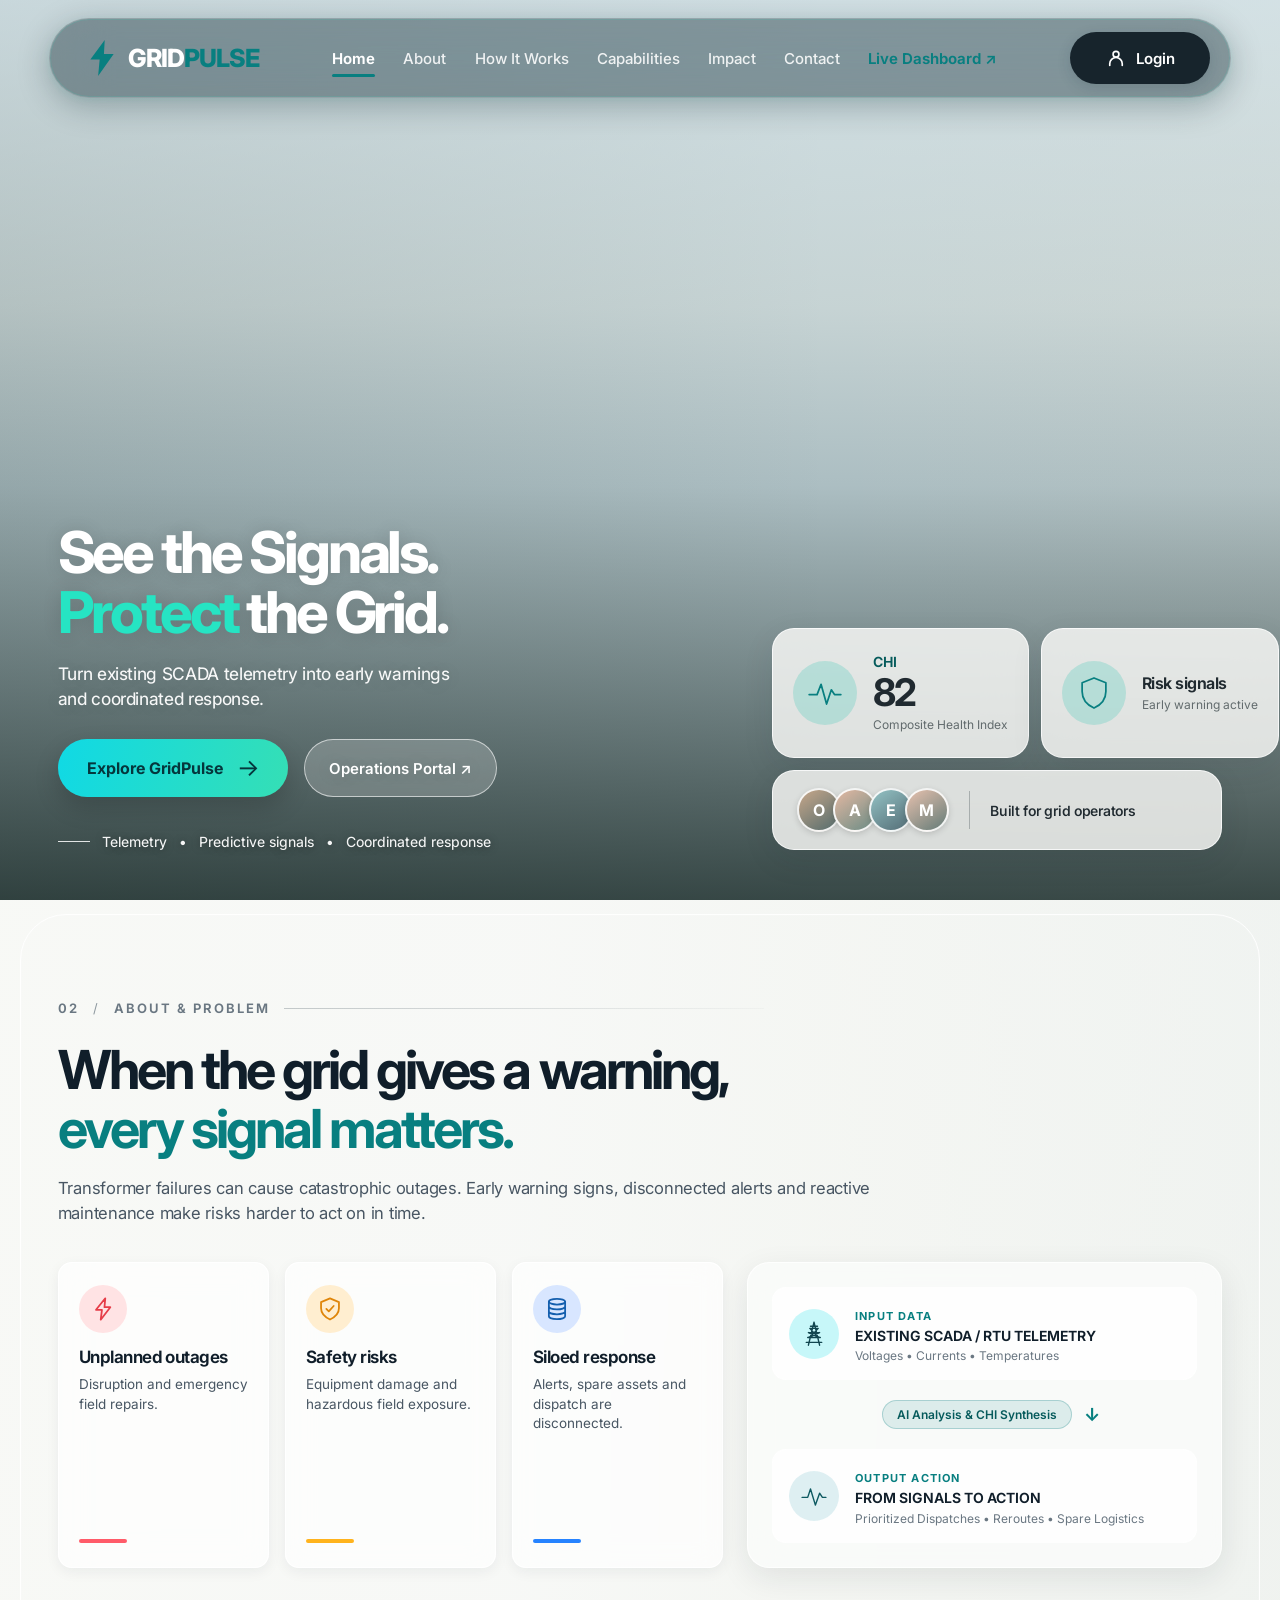
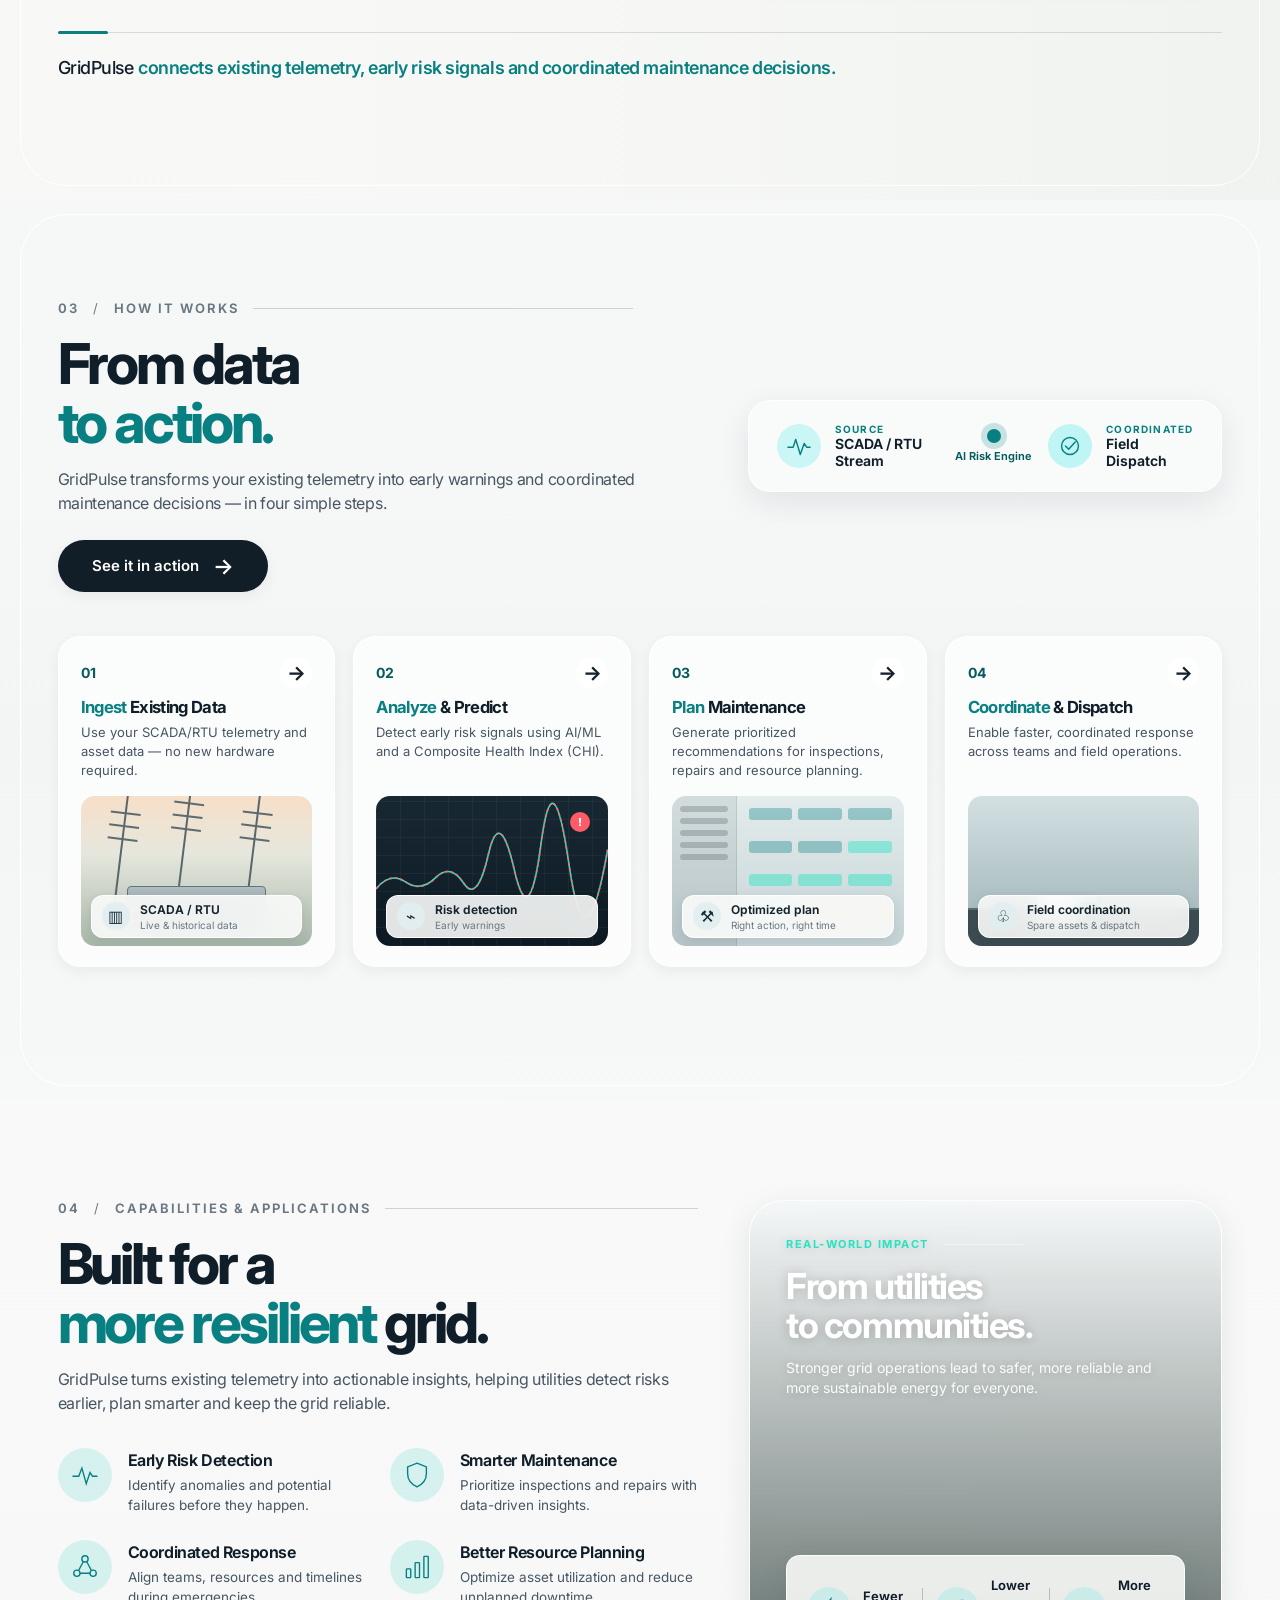
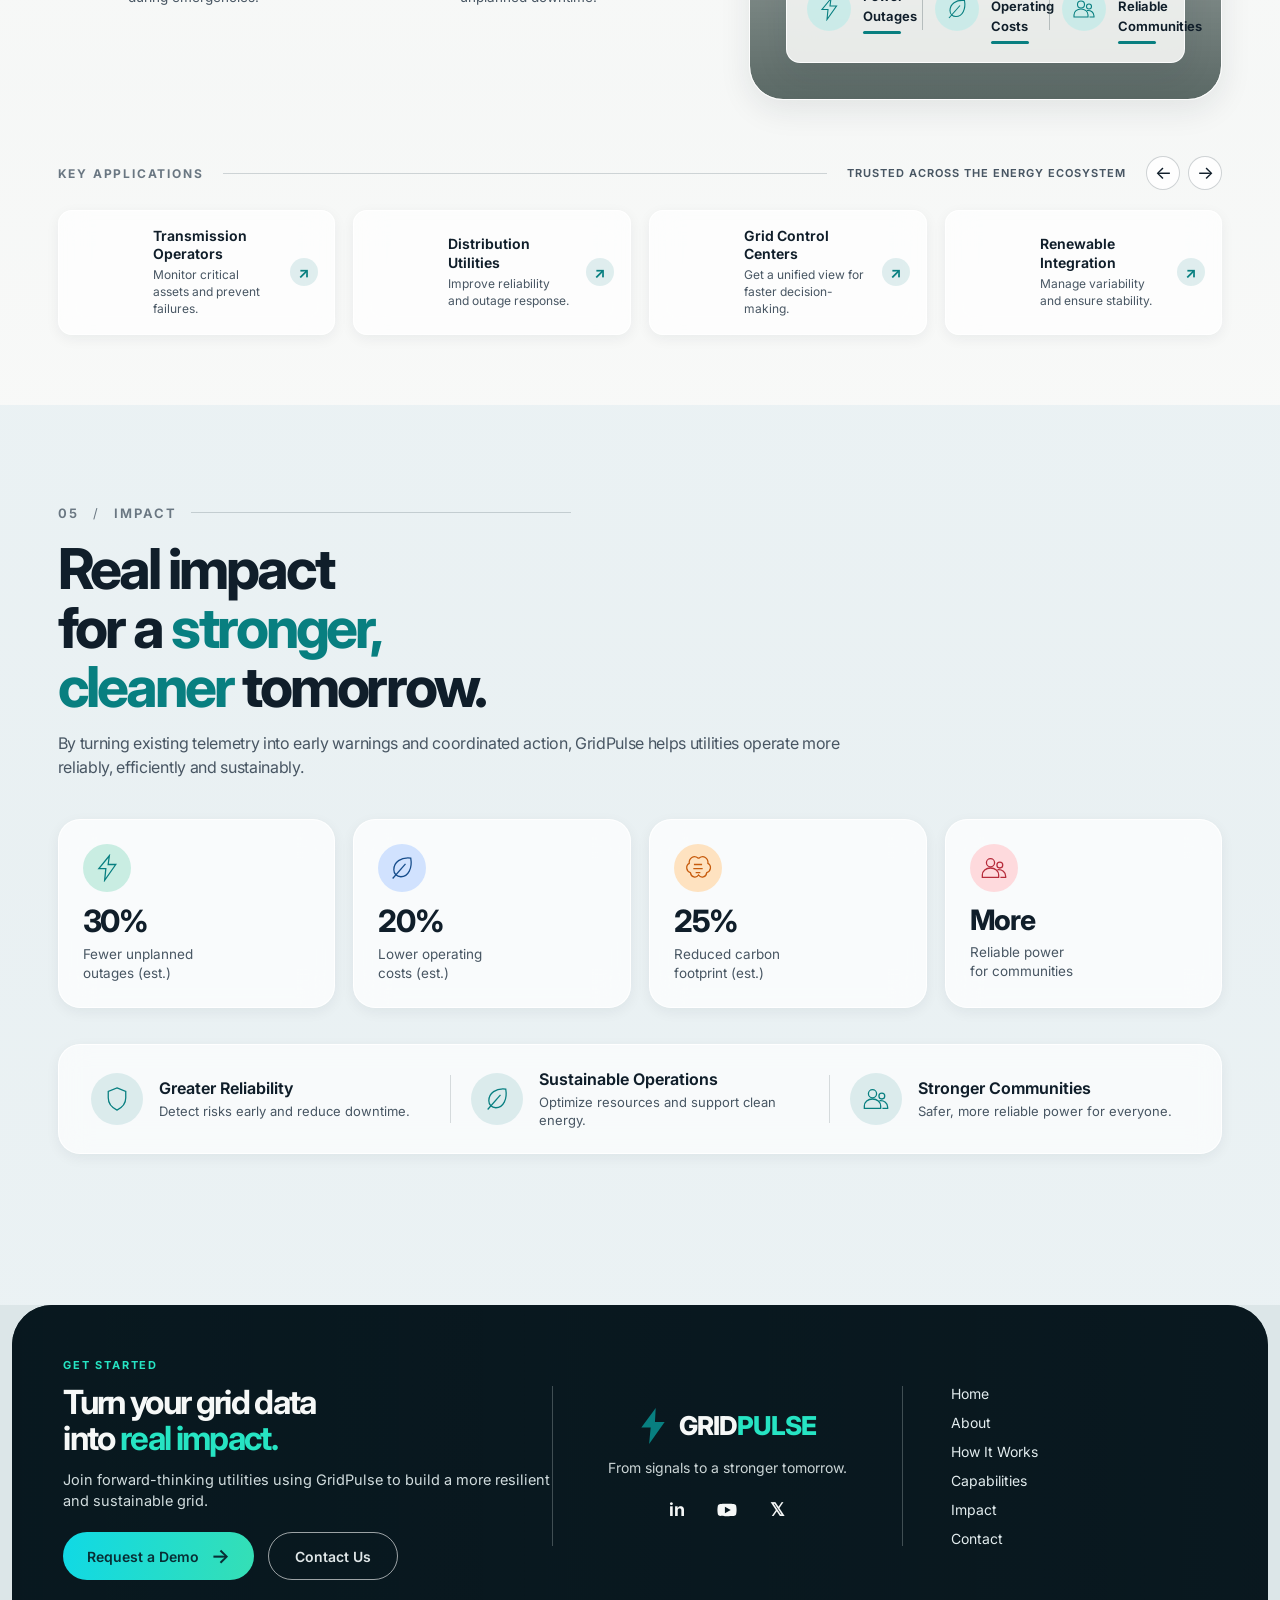
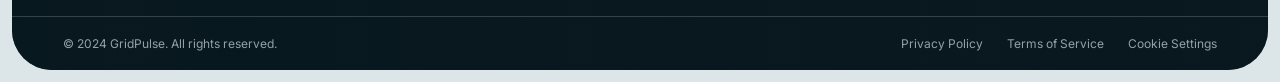
<file: index.html>
<!DOCTYPE html>
<html lang="en">

<head>
  <meta charset="UTF-8" />
  <meta name="viewport" content="width=device-width, initial-scale=1.0" />
  <meta name="theme-color" content="#dce7e9" />
  <title>GridPulse — See the Signals. Protect the Grid.</title>
  <link rel="preconnect" href="https://fonts.googleapis.com">
  <link rel="preconnect" href="https://fonts.gstatic.com" crossorigin>
  <link href="https://fonts.googleapis.com/css2?family=Inter:wght@300;400;450;500;550;600;650;700;750;800;900&display=swap" rel="stylesheet">
  <link rel="stylesheet" href="style.css" />
</head>

<body>
  <!-- Global Navigation Header -->
  <header class="navbar" id="mainNavbar">
    <a class="brand" href="#home" aria-label="GridPulse home">
      <svg class="brand-bolt" viewBox="0 0 36 48" aria-hidden="true">
        <path d="M21.5 1 3 26h12l-2 21L33 19H20.5L21.5 1Z" fill="currentColor" />
      </svg>
      <span>GRID<span>PULSE</span></span>
    </a>
    <nav class="nav-links" id="navLinks" aria-label="Main navigation">
      <a class="active" href="#home">Home</a>
      <a href="#about">About</a>
      <a href="#how">How It Works</a>
      <a href="#capabilities">Capabilities</a>
      <a href="#impact">Impact</a>
      <a href="#contact">Contact</a>
      <a href="Dashboard/dashboard.html" class="nav-dash-link" style="color: #078c7b; font-weight: 700;">Live Dashboard ↗</a>
    </nav>
    <a class="login-button" id="loginButton" href="login.html" aria-label="Login to account">
      <svg viewBox="0 0 24 24" aria-hidden="true">
        <circle cx="12" cy="7.5" r="3.5" />
        <path d="M4.5 21v-2.1a7.5 7.5 0 0 1 15 0V21" />
      </svg>
      <span>Login</span>
    </a>
    <button class="menu-button" id="menuButton" aria-label="Open navigation" aria-expanded="false" type="button">
      <span></span><span></span>
    </button>
  </header>

  <!-- Section 01: Hero -->
  <section class="hero-shell" id="home">
    <!-- Video Background -->
    <div class="hero-video" aria-hidden="true">
      <video autoplay muted loop playsinline
             poster="https://images.unsplash.com/photo-1473341304170-971dccb5ac1e?auto=format&fit=crop&w=2400&q=90">
        <source src="Assets/herovideo.mp4" type="video/mp4">
      </video>
    </div>
    <div class="photo-wash" aria-hidden="true"></div>


    <div class="hero-content">
      <!-- <div class="oversized-word" aria-hidden="true">GRIDPULSE</div> -->
      <div class="hero-copy">
        <h1>See the Signals.<br><span>Protect</span> the Grid.</h1>
        <p>Turn existing SCADA telemetry into early warnings<br class="desktop-break"> and coordinated response.</p>
        <div class="hero-actions">
          <a class="primary-cta" href="#about">Explore GridPulse <span class="arrow">→</span></a>
          <a class="secondary-cta" href="login.html">Operations Portal ↗</a>
        </div>
        <div class="micro-line">
          <span class="line"></span>
          <span>Telemetry</span><i>•</i>
          <span>Predictive signals</span><i>•</i>
          <span>Coordinated response</span>
        </div>
      </div>

      <aside class="floating-ui" aria-label="GridPulse demo status">
        <div class="metric-row">
          <article class="glass-card chi-card">
            <div class="round-icon pulse-icon">
              <svg viewBox="0 0 48 48" aria-hidden="true">
                <path d="M4 26h10l5-13 7 25 6-18 4 6h8" />
              </svg>
            </div>
            <div class="chi-copy">
              <span class="eyebrow">CHI</span>
              <strong>82</strong>
              <small>Composite Health Index</small>
            </div>
          </article>
          <article class="glass-card risk-card">
            <div class="round-icon shield-icon">
              <svg viewBox="0 0 48 48" aria-hidden="true">
                <path d="M24 5 39 11v11c0 10-6.5 17-15 21C15.5 39 9 32 9 22V11L24 5Z" />
              </svg>
            </div>
            <div>
              <strong class="risk-title">Risk signals</strong>
              <small>Early warning active</small>
            </div>
          </article>
        </div>
        <article class="glass-card operator-card">
          <div class="avatars" aria-label="Grid operations team">
            <span class="avatar avatar-one">O</span>
            <span class="avatar avatar-two">A</span>
            <span class="avatar avatar-three">E</span>
            <span class="avatar avatar-four">M</span>
          </div>
          <span class="operator-divider"></span>
          <span class="operator-label">Built for grid operators</span>
        </article>
      </aside>
    </div>
  </section>

  <!-- Section 02: About & Problem -->
  <section class="about-page" id="about">
    <div class="landscape" aria-hidden="true"></div>
    <div class="mist" aria-hidden="true"></div>
    <div class="edge-frame" aria-hidden="true"></div>

    <div class="about-container">
      <div class="section-kicker">
        <span>02</span><span class="slash">/</span><span>ABOUT &amp; PROBLEM</span>
        <span class="kicker-rule"></span>
      </div>

      <div class="about-header-block">
        <h1>When the grid gives a warning,<br><span>every signal matters.</span></h1>
        <p class="intro">
          Transformer failures can cause catastrophic outages. Early warning signs, disconnected alerts and reactive maintenance make risks harder to act on in time.
        </p>
      </div>

      <div class="about-main-row">
        <div class="problem-cards">
          <article class="problem-card outage">
            <div class="card-icon">
              <svg viewBox="0 0 32 32" aria-hidden="true"><path d="M18.8 2.8 7.4 17h7.3l-1.5 12.2L25 13.8h-7.2l1-11Z"/></svg>
            </div>
            <h2>Unplanned outages</h2>
            <p>Disruption and emergency field repairs.</p>
            <span class="card-accent"></span>
          </article>
          <article class="problem-card safety">
            <div class="card-icon">
              <svg viewBox="0 0 32 32" aria-hidden="true"><path d="M16 3 27 7.5v7.7c0 6.3-4.7 10.8-11 13.8C9.7 26 5 21.5 5 15.2V7.5L16 3Z"/><path d="m11.5 15.8 3 3 6-6.5"/></svg>
            </div>
            <h2>Safety risks</h2>
            <p>Equipment damage and hazardous field exposure.</p>
            <span class="card-accent"></span>
          </article>
          <article class="problem-card response">
            <div class="card-icon">
              <svg viewBox="0 0 32 32" aria-hidden="true"><ellipse cx="16" cy="7" rx="10" ry="3.5"/><path d="M6 7v6c0 2 4.5 3.5 10 3.5S26 15 26 13V7M6 13v6c0 2 4.5 3.5 10 3.5S26 21 26 19v-6M6 19v6c0 2 4.5 3.5 10 3.5S26 27 26 25v-6"/></svg>
            </div>
            <h2>Siloed response</h2>
            <p>Alerts, spare assets and dispatch are disconnected.</p>
            <span class="card-accent"></span>
          </article>
        </div>

        <div class="about-flow-card" aria-label="GridPulse signal flow">
          <div class="flow-step-box source-box">
            <div class="flow-icon tower-icon">
              <svg viewBox="0 0 40 40" aria-hidden="true"><path d="M20 3 12 36M20 3l8 33M14 12h12M12.5 18h15M11 25h18M9 32h22M15 9l10 0M12 18l16 7M28 18l-16 7M14 12l12 13M26 12 14 25"/></svg>
            </div>
            <div>
              <span class="flow-tag">INPUT DATA</span>
              <strong>EXISTING SCADA / RTU TELEMETRY</strong>
              <small>Voltages • Currents • Temperatures</small>
            </div>
          </div>

          <div class="flow-arrow-indicator" aria-hidden="true">
            <div class="flow-track-line"></div>
            <div class="flow-pulse-badge">AI Analysis &amp; CHI Synthesis</div>
            <div class="flow-arrow-head">↓</div>
          </div>

          <div class="flow-step-box action-box">
            <div class="flow-icon signal-icon">
              <svg viewBox="0 0 40 40" aria-hidden="true"><path d="M3 22h8l4-12 7 23 6-17 4 6h5"/></svg>
            </div>
            <div>
              <span class="flow-tag">OUTPUT ACTION</span>
              <strong>FROM SIGNALS TO ACTION</strong>
              <small>Prioritized Dispatches • Reroutes • Spare Logistics</small>
            </div>
          </div>
        </div>
      </div>

      <div class="bottom-statement">
        <span class="statement-rule"></span>
        <p>GridPulse <span>connects existing telemetry, early risk signals and coordinated maintenance decisions.</span></p>
      </div>
    </div>
  </section>

  <!-- Section 03: How It Works -->
  <section class="how-page" id="how">
    <div class="scene-bg" aria-hidden="true"></div>
    <div class="soft-wash" aria-hidden="true"></div>
    <div class="page-frame" aria-hidden="true"></div>

    <div class="how-container">
      <div class="how-header-row">
        <div class="intro">
          <div class="section-label"><span>03</span><b>/</b><span>HOW IT WORKS</span><i></i></div>
          <h1>From data<br><span>to action.</span></h1>
          <p>GridPulse transforms your existing telemetry into early warnings and coordinated maintenance decisions — in four simple steps.</p>
          <a class="action-button" href="#steps">See it in action <span>→</span></a>
        </div>

        <div class="signal-flow-banner" aria-label="GridPulse workflow overview">
          <div class="flow-label input-label">
            <span class="flow-icon"><svg viewBox="0 0 40 40" aria-hidden="true"><path d="M3 22h8l4-12 7 23 6-17 4 6h5"/></svg></span>
            <div>
              <small>SOURCE</small>
              <strong>SCADA / RTU Stream</strong>
            </div>
          </div>

          <div class="flow-mid-pulse">
            <div class="pulse-ring"></div>
            <span class="pulse-text">AI Risk Engine</span>
          </div>

          <div class="flow-label output-label">
            <span class="flow-icon check-icon"><svg viewBox="0 0 40 40" aria-hidden="true"><circle cx="20" cy="20" r="13"/><path d="m13 20 5 5 10-11"/></svg></span>
            <div>
              <small>COORDINATED</small>
              <strong>Field Dispatch</strong>
            </div>
          </div>
        </div>
      </div>

      <div class="steps" id="steps" aria-label="Four GridPulse workflow steps">
        <article class="step-card" tabindex="0" data-detail="Use existing SCADA/RTU telemetry and asset data — no new sensors required.">
          <div class="step-top"><span>01</span><button aria-label="Read about ingest existing data" type="button">→</button></div>
          <h2><span>Ingest</span> Existing Data</h2>
          <p>Use your SCADA/RTU telemetry and asset data — no new hardware required.</p>
          <div class="thumbnail thumb-substation" role="img" aria-label="Illustration of a power substation">
            <div class="thumb-poles"><i></i><i></i><i></i></div><div class="thumb-transformer"></div>
            <div class="thumb-caption"><span class="mini-symbol">▥</span><span><b>SCADA / RTU</b><small>Live &amp; historical data</small></span></div>
          </div>
        </article>

        <article class="step-card" tabindex="0" data-detail="Analyze telemetry with AI/ML to identify early risk signals and calculate a Composite Health Index.">
          <div class="step-top"><span>02</span><button aria-label="Read about analyze and predict" type="button">→</button></div>
          <h2><span>Analyze</span> &amp; Predict</h2>
          <p>Detect early risk signals using AI/ML and a Composite Health Index (CHI).</p>
          <div class="thumbnail thumb-chart" role="img" aria-label="Risk detection analytics dashboard">
            <div class="chart-grid"></div><svg viewBox="0 0 330 115"><path class="chart-line" d="M0 83 Q20 58 42 73 T85 67 T125 75 T160 34 T197 56 T235 19 T275 49 T330 27"/><path class="chart-alert" d="M0 83 Q20 58 42 73 T85 67 T125 75 T160 34 T197 56 T235 19 T275 49 T330 27"/></svg><span class="chart-warning">!</span>
            <div class="thumb-caption"><span class="mini-symbol">⌁</span><span><b>Risk detection</b><small>Early warnings</small></span></div>
          </div>
        </article>

        <article class="step-card" tabindex="0" data-detail="Turn risk signals into prioritized inspections, repairs and resource planning recommendations.">
          <div class="step-top"><span>03</span><button aria-label="Read about plan maintenance" type="button">→</button></div>
          <h2><span>Plan</span> Maintenance</h2>
          <p>Generate prioritized recommendations for inspections, repairs and resource planning.</p>
          <div class="thumbnail thumb-planner" role="img" aria-label="Maintenance scheduling interface">
            <div class="planner-sidebar"><i></i><i></i><i></i><i></i><i></i></div><div class="planner-grid"><i></i><i></i><i></i><i></i><i></i><b></b><b></b><b></b><b></b><b></b><em></em><em></em></div>
            <div class="thumb-caption"><span class="mini-symbol">⚒</span><span><b>Optimized plan</b><small>Right action, right time</small></span></div>
          </div>
        </article>

        <article class="step-card" tabindex="0" data-detail="Coordinate teams, spare assets and dispatch for a faster response across field operations.">
          <div class="step-top"><span>04</span><button aria-label="Read about coordinate and dispatch" type="button">→</button></div>
          <h2><span>Coordinate</span> &amp; Dispatch</h2>
          <p>Enable faster, coordinated response across teams and field operations.</p>
          <div class="thumbnail thumb-truck" role="img" aria-label="Utility maintenance truck on the road">
            <div class="road"></div><div class="truck-small"><i></i><b></b><em></em></div><div class="pylon"><i></i><b></b></div>
            <div class="thumb-caption"><span class="mini-symbol">♧</span><span><b>Field coordination</b><small>Spare assets &amp; dispatch</small></span></div>
          </div>
        </article>
      </div>
    </div>
  </section>

  <!-- Section 04: Capabilities & Applications -->
  <section class="capabilities-page" id="capabilities">
    <div class="background-landscape" aria-hidden="true"></div>
    <div class="background-mist" aria-hidden="true"></div>

    <div class="capabilities-container">
      <div class="main-content">
        <div class="left-content">
          <div class="section-label"><span>04</span><b>/</b><span>CAPABILITIES &amp; APPLICATIONS</span><i></i></div>
          <h1>Built for a<br><span>more resilient</span> grid.</h1>
          <p class="lead">GridPulse turns existing telemetry into actionable insights, helping utilities detect risks earlier, plan smarter and keep the grid reliable.</p>

          <div class="features">
            <article class="feature">
              <div class="feature-icon pulse"><svg viewBox="0 0 48 48" aria-hidden="true"><path d="M4 26h10l5-13 7 25 6-18 4 6h8"/></svg></div>
              <div><h2>Early Risk Detection</h2><p>Identify anomalies and potential failures before they happen.</p></div>
            </article>
            <article class="feature">
              <div class="feature-icon shield"><svg viewBox="0 0 48 48" aria-hidden="true"><path d="M24 5 39 11v11c0 10-6.5 17-15 21C15.5 39 9 32 9 22V11L24 5Z"/></svg></div>
              <div><h2>Smarter Maintenance</h2><p>Prioritize inspections and repairs with data-driven insights.</p></div>
            </article>
            <article class="feature">
              <div class="feature-icon network"><svg viewBox="0 0 48 48" aria-hidden="true"><circle cx="24" cy="11" r="5"/><circle cx="11" cy="34" r="5"/><circle cx="37" cy="34" r="5"/><path d="m21 16-7 13m13-13 7 13M16 34h16"/></svg></div>
              <div><h2>Coordinated Response</h2><p>Align teams, resources and timelines during emergencies.</p></div>
            </article>
            <article class="feature">
              <div class="feature-icon bars"><svg viewBox="0 0 48 48" aria-hidden="true"><rect x="7" y="27" width="7" height="14" rx="1"/><rect x="21" y="17" width="7" height="24" rx="1"/><rect x="35" y="7" width="7" height="34" rx="1"/></svg></div>
              <div><h2>Better Resource Planning</h2><p>Optimize asset utilization and reduce unplanned downtime.</p></div>
            </article>
          </div>
        </div>

        <aside class="impact-panel" aria-label="Real-world impact">
          <div class="impact-photo" aria-hidden="true"></div>
          <div class="impact-shade" aria-hidden="true"></div>
          <div class="impact-heading">
            <div class="impact-kicker">REAL-WORLD IMPACT <span></span></div>
            <h2>From utilities<br>to communities.</h2>
            <p>Stronger grid operations lead to safer, more reliable and more sustainable energy for everyone.</p>
          </div>
          <div class="impact-stats">
            <div class="impact-stat">
              <div class="stat-icon"><svg viewBox="0 0 48 48"><path d="M28 3 10 25h12l-2 20 19-27H26l2-15Z"/></svg></div>
              <div><b>Fewer<br>Outages</b><i></i></div>
            </div>
            <span class="stat-divider"></span>
            <div class="impact-stat">
              <div class="stat-icon"><svg viewBox="0 0 48 48"><path d="M39 7C22 5 10 14 10 27c0 7 5 12 12 12C35 39 42 24 39 7Z"/><path d="M8 42 30 17"/></svg></div>
              <div><b>Lower<br>Operating Costs</b><i></i></div>
            </div>
            <span class="stat-divider"></span>
            <div class="impact-stat">
              <div class="stat-icon"><svg viewBox="0 0 48 48"><circle cx="18" cy="15" r="7"/><circle cx="34" cy="19" r="5"/><path d="M4 40v-4c0-7 6-12 14-12s14 5 14 12v4H4Zm26-13c8-1 14 4 14 11v2H35"/></svg></div>
              <div><b>More Reliable<br>Communities</b><i></i></div>
            </div>
          </div>
        </aside>
      </div>

      <div class="applications" aria-label="Key applications">
        <div class="applications-heading">
          <h2>KEY APPLICATIONS</h2>
          <span class="heading-rule"></span>
          <p>TRUSTED ACROSS THE ENERGY ECOSYSTEM</p>
          <div class="carousel-controls">
            <button id="prevApplications" type="button" aria-label="Previous applications">←</button>
            <button id="nextApplications" type="button" aria-label="Next applications">→</button>
          </div>
        </div>

        <div class="application-track" id="applicationTrack">
          <article class="application-card">
            <div class="application-image transmission" role="img" aria-label="Transmission towers across a landscape"><i></i><b></b></div>
            <div class="application-copy"><h3>Transmission<br>Operators</h3><p>Monitor critical assets and prevent failures.</p></div>
            <button class="open-application" aria-label="Learn about Transmission Operators" data-title="Transmission Operators" data-detail="Monitor critical transmission assets and identify potential failures earlier." type="button">↗</button>
          </article>
          <article class="application-card">
            <div class="application-image distribution" role="img" aria-label="Electrical distribution substation"><i></i><b></b></div>
            <div class="application-copy"><h3>Distribution<br>Utilities</h3><p>Improve reliability and outage response.</p></div>
            <button class="open-application" aria-label="Learn about Distribution Utilities" data-title="Distribution Utilities" data-detail="Improve distribution reliability with clearer alerts and coordinated outage response." type="button">↗</button>
          </article>
          <article class="application-card">
            <div class="application-image control" role="img" aria-label="Grid control center"><div class="control-screens"></div><div class="operator"></div></div>
            <div class="application-copy"><h3>Grid Control<br>Centers</h3><p>Get a unified view for faster decision-making.</p></div>
            <button class="open-application" aria-label="Learn about Grid Control Centers" data-title="Grid Control Centers" data-detail="Bring telemetry and risk signals into a unified view for faster decisions." type="button">↗</button>
          </article>
          <article class="application-card">
            <div class="application-image renewable" role="img" aria-label="Wind turbines and solar panels at sunset"><div class="sun"></div><i></i><b></b></div>
            <div class="application-copy"><h3>Renewable<br>Integration</h3><p>Manage variability and ensure stability.</p></div>
            <button class="open-application" aria-label="Learn about Renewable Integration" data-title="Renewable Integration" data-detail="Manage changing renewable generation and support a more stable grid." type="button">↗</button>
          </article>
        </div>
      </div>
    </div>
  </section>

  <!-- Section 05: Impact -->
  <section class="impact-page" id="impact">
    <div class="top-landscape" aria-hidden="true"></div>
    <div class="top-wash" aria-hidden="true"></div>

    <div class="impact-container">
      <div class="impact-header-block">
        <div class="section-label"><span>05</span><b>/</b><span>IMPACT</span><i></i></div>
        <h1>Real impact<br>for a <span>stronger,</span><br><span>cleaner</span> tomorrow.</h1>
        <p>By turning existing telemetry into early warnings and coordinated action, GridPulse helps utilities operate more reliably, efficiently and sustainably.</p>
      </div>

      <div class="metrics-grid" aria-label="Estimated GridPulse impact metrics">
        <article class="metric-card outages">
          <div class="metric-icon"><svg viewBox="0 0 48 48"><path d="M28 3 10 25h12l-2 20 19-27H26l2-15Z"/></svg></div>
          <strong>30%</strong><p>Fewer unplanned<br>outages (est.)</p>
        </article>
        <article class="metric-card costs">
          <div class="metric-icon"><svg viewBox="0 0 48 48"><path d="M39 7C22 5 10 14 10 27c0 7 5 12 12 12C35 39 42 24 39 7Z"/><path d="M8 42 30 17"/></svg></div>
          <strong>20%</strong><p>Lower operating<br>costs (est.)</p>
        </article>
        <article class="metric-card carbon">
          <div class="metric-icon"><svg viewBox="0 0 48 48"><path d="M24 7c-7-6-16 0-15 9-7 4-5 14 2 16 1 8 10 10 14 4 4 6 13 4 14-4 7-2 9-12 2-16 1-9-8-15-15-9Z"/><path d="M17 18h14M16 25h16M20 32h8"/></svg></div>
          <strong>25%</strong><p>Reduced carbon<br>footprint (est.)</p>
        </article>
        <article class="metric-card communities">
          <div class="metric-icon"><svg viewBox="0 0 48 48"><circle cx="18" cy="15" r="7"/><circle cx="34" cy="19" r="5"/><path d="M4 40v-4c0-7 6-12 14-12s14 5 14 12v4H4Zm26-13c8-1 14 4 14 11v2H35"/></svg></div>
          <strong class="more">More</strong><p>Reliable power<br>for communities</p>
        </article>
      </div>

      <div class="benefits">
        <article class="benefit">
          <div class="benefit-icon"><svg viewBox="0 0 48 48"><path d="M24 5 39 11v11c0 10-6.5 17-15 21C15.5 39 9 32 9 22V11L24 5Z"/></svg></div>
          <div><h2>Greater Reliability</h2><p>Detect risks early and reduce downtime.</p></div>
        </article>
        <span class="benefit-divider"></span>
        <article class="benefit">
          <div class="benefit-icon"><svg viewBox="0 0 48 48"><path d="M39 7C22 5 10 14 10 27c0 7 5 12 12 12C35 39 42 24 39 7Z"/><path d="M8 42 30 17"/></svg></div>
          <div><h2>Sustainable Operations</h2><p>Optimize resources and support clean energy.</p></div>
        </article>
        <span class="benefit-divider"></span>
        <article class="benefit">
          <div class="benefit-icon"><svg viewBox="0 0 48 48"><circle cx="18" cy="15" r="7"/><circle cx="34" cy="19" r="5"/><path d="M4 40v-4c0-7 6-12 14-12s14 5 14 12v4H4Zm26-13c8-1 14 4 14 11v2H35"/></svg></div>
          <div><h2>Stronger Communities</h2><p>Safer, more reliable power for everyone.</p></div>
        </article>
      </div>
    </div>
  </section>

  <!-- Global Footer -->
  <footer class="footer" id="contact">
    <div class="footer-background" aria-hidden="true"></div>
    <div class="footer-main">
      <section class="footer-cta">
        <span class="footer-kicker">GET STARTED</span>
        <h2>Turn your grid data<br>into <span>real impact.</span></h2>
        <p>Join forward-thinking utilities using GridPulse to build a more resilient and sustainable grid.</p>
        <div class="footer-buttons">
          <a class="demo-button" href="mailto:hello@gridpulse.example?subject=GridPulse%20Demo">Request a Demo <span>→</span></a>
          <a class="contact-button" href="mailto:hello@gridpulse.example">Contact Us</a>
        </div>
      </section>
      <span class="footer-divider footer-divider-one"></span>
      <section class="footer-brand">
        <a class="brand footer-logo" href="#home" aria-label="GridPulse home">
          <svg viewBox="0 0 36 48" aria-hidden="true"><path d="M21.5 1 3 26h12l-2 21L33 19H20.5L21.5 1Z"/></svg>
          <span>GRID<span>PULSE</span></span>
        </a>
        <p>From signals to a stronger tomorrow.</p>
        <div class="social-links" aria-label="Social links">
          <a href="#linkedin" aria-label="LinkedIn">in</a>
          <a href="#youtube" aria-label="YouTube"><svg viewBox="0 0 24 24"><path d="M23 7a3 3 0 0 0-2-2C19 4.5 12 4.5 12 4.5s-7 0-9 .5a3 3 0 0 0-2 2A30 30 0 0 0 .5 12 30 30 0 0 0 1 17a3 3 0 0 0 2 2c2 .5 9 .5 9 .5s7 0 9-.5a3 3 0 0 0 2-2 30 30 0 0 0 .5-5A30 30 0 0 0 23 7ZM9.5 16V8l7 4Z"/></svg></a>
          <a href="#x" aria-label="X">𝕏</a>
        </div>
      </section>
      <span class="footer-divider footer-divider-two"></span>
      <nav class="footer-nav" aria-label="Footer navigation">
        <a href="#home">Home</a>
        <a href="#about">About</a>
        <a href="#how">How It Works</a>
        <a href="#capabilities">Capabilities</a>
        <a href="#impact">Impact</a>
        <a href="#contact">Contact</a>
      </nav>
    </div>
    <div class="footer-bottom">
      <span>© 2024 GridPulse. All rights reserved.</span>
      <nav aria-label="Legal links"><a href="#privacy">Privacy Policy</a><a href="#terms">Terms of Service</a><button id="cookieSettings" type="button">Cookie Settings</button></nav>
    </div>
  </footer>

  <!-- Global Toast Notification -->
  <div class="toast" id="toast" role="status" aria-live="polite"></div>

  <script src="app.js"></script>
</body>

</html>
</file>
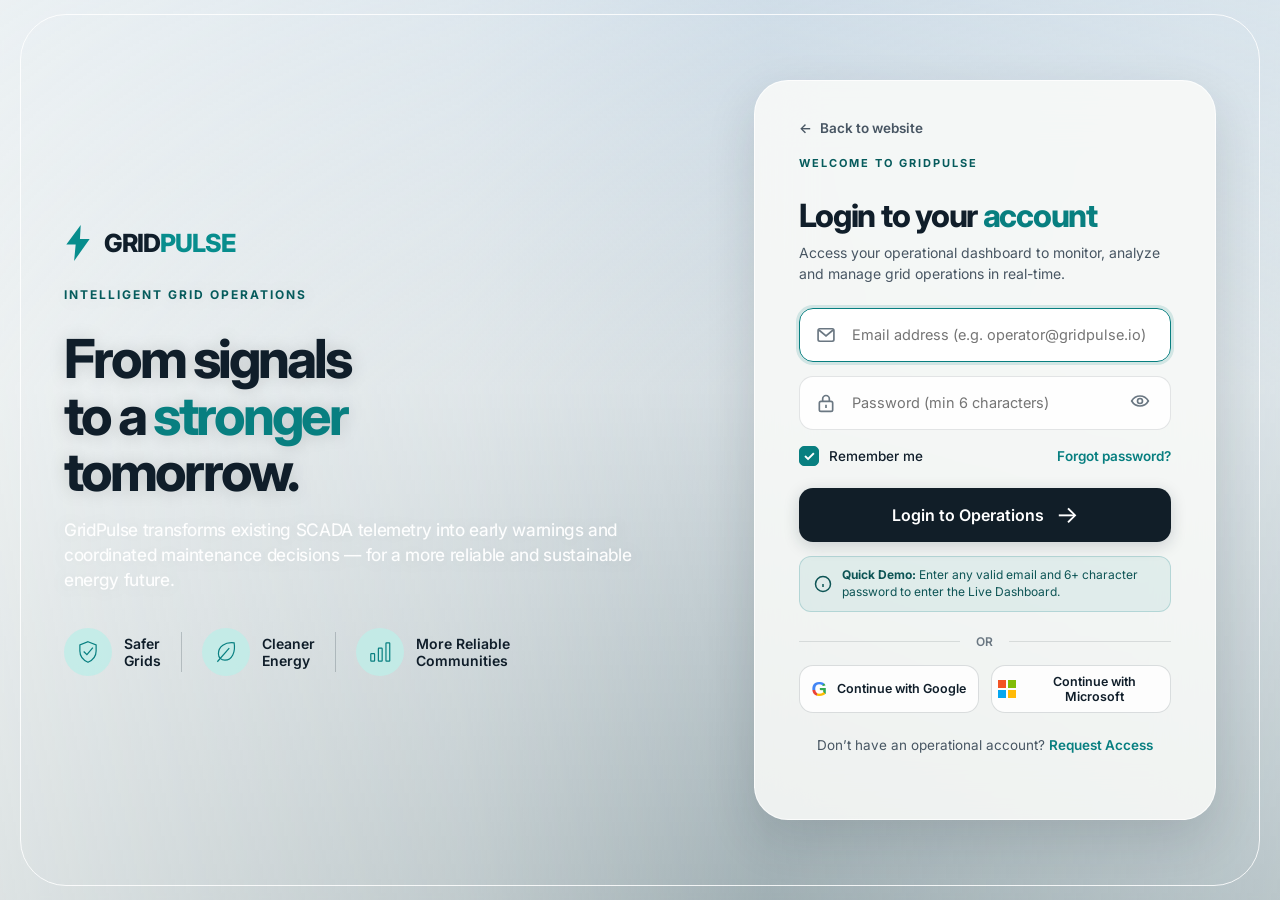
<file: login.html>
<!DOCTYPE html>
<html lang="en">

<head>
  <meta charset="UTF-8" />
  <meta name="viewport" content="width=device-width, initial-scale=1.0" />
  <meta name="theme-color" content="#b8cad8" />
  <title>GridPulse — Login to Your Account</title>
  <link rel="preconnect" href="https://fonts.googleapis.com">
  <link rel="preconnect" href="https://fonts.gstatic.com" crossorigin>
  <link href="https://fonts.googleapis.com/css2?family=Inter:wght@300;400;450;500;550;600;650;700;750;800;900&display=swap" rel="stylesheet">
  <link rel="stylesheet" href="style.css" />
  <style>
    /* Dedicated Standalone Login Page Styles */
    body.login-body {
      min-height: 100vh;
      display: flex;
      flex-direction: column;
      justify-content: center;
      background: #b8cad8;
      overflow-x: hidden;
    }

    .standalone-login {
      min-height: 100vh;
      width: 100%;
      position: relative;
      isolation: isolate;
      display: grid;
      grid-template-columns: minmax(0, 1.15fr) minmax(460px, 0.85fr);
      align-items: center;
      padding: 40px clamp(24px, 5vw, 80px);
      gap: clamp(30px, 5vw, 70px);
      max-width: 1560px;
      margin: 0 auto;
    }

    .standalone-login .background-photo {
      position: fixed;
      inset: 0;
      z-index: -3;
      background-image: url("https://images.unsplash.com/photo-1509391366360-2e959784a276?auto=format&fit=crop&w=2400&q=95");
      background-size: cover;
      background-position: center 55%;
      transform: scale(1.02);
      filter: saturate(1.05);
    }

    .standalone-login .background-overlay {
      position: fixed;
      inset: 0;
      z-index: -2;
      background: linear-gradient(90deg, rgba(247, 249, 248, 0.78) 0%, rgba(247, 249, 248, 0.55) 36%, rgba(247, 249, 248, 0.28) 60%, rgba(240, 245, 246, 0.52) 100%),
        linear-gradient(180deg, rgba(197, 215, 231, 0.65) 0%, rgba(255, 238, 214, 0.18) 43%, rgba(6, 30, 21, 0.32) 100%);
      backdrop-filter: blur(2px);
    }

    .demo-hint-box {
      margin-top: 14px;
      padding: 10px 14px;
      border-radius: 12px;
      background: rgba(8, 127, 128, 0.08);
      border: 1px solid rgba(8, 127, 128, 0.2);
      color: #0d5455;
      font-size: 12px;
      line-height: 1.4;
      display: flex;
      align-items: center;
      gap: 10px;
    }

    .demo-hint-box svg {
      width: 18px;
      height: 18px;
      flex-shrink: 0;
      fill: none;
      stroke: currentColor;
      stroke-width: 2;
    }

    @media (max-width: 980px) {
      .standalone-login {
        grid-template-columns: 1fr;
        padding: 40px 20px;
        gap: 30px;
      }
      .login-card {
        max-width: 540px;
        margin: 0 auto;
        width: 100%;
      }
    }
  </style>
</head>

<body class="login-body">
  <main class="standalone-login" id="loginMain">
    <div class="background-photo" aria-hidden="true"></div>
    <div class="background-overlay" aria-hidden="true"></div>
    <div class="page-frame" aria-hidden="true"></div>

    <!-- Left Brand & Vision Side -->
    <div class="hero-side" aria-label="GridPulse introduction">
      <a class="brand" href="index.html" aria-label="GridPulse Home">
        <svg viewBox="0 0 36 48" aria-hidden="true"><path d="M21.5 1 3 26h12l-2 21L33 19H20.5L21.5 1Z" fill="#078d8d"/></svg>
        <span>GRID<span style="color: #078d8d;">PULSE</span></span>
      </a>

      <div class="hero-copy">
        <p class="eyebrow">INTELLIGENT GRID OPERATIONS</p>
        <h1>From signals<br>to a <span>stronger</span><br>tomorrow.</h1>
        <p class="hero-description">GridPulse transforms existing SCADA telemetry into early warnings and coordinated maintenance decisions — for a more reliable and sustainable energy future.</p>
      </div>

      <div class="hero-benefits">
        <div class="hero-benefit">
          <span class="benefit-icon">
            <svg viewBox="0 0 48 48" aria-hidden="true"><path d="M24 5 39 11v11c0 10-6.5 17-15 21C15.5 39 9 32 9 22V11L24 5Z"/><path d="m16 23 6 6 11-13"/></svg>
          </span>
          <span>Safer<br>Grids</span>
        </div>
        <i class="benefit-divider"></i>
        <div class="hero-benefit">
          <span class="benefit-icon">
            <svg viewBox="0 0 48 48" aria-hidden="true"><path d="M39 7C22 5 10 14 10 27c0 7 5 12 12 12C35 39 42 24 39 7Z"/><path d="M8 42 30 17"/></svg>
          </span>
          <span>Cleaner<br>Energy</span>
        </div>
        <i class="benefit-divider"></i>
        <div class="hero-benefit">
          <span class="benefit-icon">
            <svg viewBox="0 0 48 48" aria-hidden="true"><rect x="7" y="27" width="7" height="14" rx="1"/><rect x="21" y="17" width="7" height="24" rx="1"/><rect x="35" y="7" width="7" height="34" rx="1"/></svg>
          </span>
          <span>More Reliable<br>Communities</span>
        </div>
      </div>
    </div>

    <!-- Right Login Card -->
    <div class="login-card" aria-labelledby="loginTitle">
      <a href="index.html" class="back-link" id="backLink">
        <span>←</span> Back to website
      </a>

      <div class="form-heading">
        <p class="eyebrow">WELCOME TO GRIDPULSE</p>
        <h2 id="loginTitle">Login to your <span>account</span></h2>
        <p>Access your operational dashboard to monitor, analyze and manage grid operations in real-time.</p>
      </div>

      <form id="loginForm" novalidate>
        <label class="input-wrap" for="email">
          <svg viewBox="0 0 24 24" aria-hidden="true"><rect x="2.5" y="4.5" width="19" height="15" rx="2"/><path d="m3.5 6 8.5 7 8.5-7"/></svg>
          <input type="email" name="email" id="email" placeholder="Email address (e.g. operator@gridpulse.io)" autocomplete="email" required autofocus>
        </label>

        <label class="input-wrap password-wrap" for="password">
          <svg viewBox="0 0 24 24" aria-hidden="true"><rect x="4" y="10" width="16" height="12" rx="2"/><path d="M8 10V7a4 4 0 0 1 8 0v3"/><path d="M12 14v4"/></svg>
          <input type="password" name="password" id="password" placeholder="Password (min 6 characters)" autocomplete="current-password" required minlength="6">
          <button class="toggle-password" id="togglePassword" type="button" aria-label="Show password">
            <svg viewBox="0 0 24 24" aria-hidden="true"><path d="M2 12s3.5-6 10-6 10 6 10 6-3.5 6-10 6S2 12 2 12Z"/><circle cx="12" cy="12" r="3"/></svg>
          </button>
        </label>

        <div class="form-options">
          <label class="remember">
            <input type="checkbox" name="remember" id="remember" checked>
            <span class="custom-checkbox"></span>
            <span>Remember me</span>
          </label>
          <a href="#" id="forgotPassword">Forgot password?</a>
        </div>

        <button class="submit-button" id="submitBtn" type="submit">
          <span>Login to Operations</span> <span class="arrow">→</span>
        </button>

        <div class="demo-hint-box" role="note">
          <svg viewBox="0 0 24 24"><circle cx="12" cy="12" r="10"/><path d="M12 16v-4M12 8h.01"/></svg>
          <span><strong>Quick Demo:</strong> Enter any valid email and 6+ character password to enter the Live Dashboard.</span>
        </div>
      </form>

      <div class="separator">
        <span></span>
        <p>OR</p>
        <span></span>
      </div>

      <div class="social-buttons">
        <button type="button" class="social-button" id="googleLogin">
          <span class="google-logo" aria-hidden="true">G</span> Continue with Google
        </button>
        <button type="button" class="social-button" id="microsoftLogin">
          <span class="microsoft-logo" aria-hidden="true"><i></i><i></i><i></i><i></i></span> Continue with Microsoft
        </button>
      </div>

      <p class="signup-text">Don’t have an operational account? <a href="#" id="signupLink">Request Access</a></p>
      <p class="form-message" id="formMessage" role="status" aria-live="polite"></p>
    </div>
  </main>

  <!-- Global Toast Notification -->
  <div class="toast" id="toast" role="status" aria-live="polite"></div>

  <script src="login.js"></script>
</body>

</html>
</file>
<file: style.css>
/* ==========================================================================
   GridPulse — Unified Design System & Layout Architecture
   Clean, beautifully aligned, modern, and fully responsive.
   ========================================================================== */

* {
  box-sizing: border-box;
}

:root {
  --ink: #101e2a;
  --ink-secondary: #485663;
  --ink-light: #6a7782;
  --teal: #087f80;
  --teal-dark: #065b5c;
  --teal-light: #26e4c3;
  --mint: #35dfb5;
  --accent-cyan: #10d9e5;
  --bg-page: #dce6e8;
  --bg-card: rgba(255, 255, 255, 0.72);
  --glass: rgba(250, 251, 248, 0.82);
  --glass-border: rgba(255, 255, 255, 0.75);
  --border-light: rgba(18, 36, 45, 0.08);
  --shadow-sm: 0 4px 14px rgba(18, 36, 45, 0.06);
  --shadow-md: 0 10px 32px rgba(18, 36, 45, 0.09);
  --shadow-lg: 0 20px 50px rgba(18, 36, 45, 0.14);
  --radius-sm: 14px;
  --radius-md: 22px;
  --radius-lg: 34px;
  --content-max-width: 1440px;
}

html {
  scroll-behavior: smooth;
  min-height: 100%;
}

body {
  margin: 0;
  background: var(--bg-page);
  color: var(--ink);
  font-family: "Inter", -apple-system, BlinkMacSystemFont, "Segoe UI", Roboto, sans-serif;
  overflow-x: hidden;
  -webkit-font-smoothing: antialiased;
}

button,
input {
  font: inherit;
}

button,
a {
  -webkit-tap-highlight-color: transparent;
}

a {
  color: inherit;
  text-decoration: none;
}

/* Scroll Offset for Fixed Navbar */
#home,
#about,
#how,
#capabilities,
#impact,
#contact,
#steps {
  scroll-margin-top: 110px;
}

/* Universal Section Container Alignment */
.about-container,
.how-container,
.capabilities-container,
.impact-container {
  width: 100%;
  max-width: var(--content-max-width);
  margin: 0 auto;
  padding: 100px clamp(20px, 4.5vw, 64px) 70px;
  position: relative;
  z-index: 2;
}

/* ==========================================================================
   Global Navigation Header
   ========================================================================== */

.navbar {
  position: fixed;
  z-index: 1000;
  top: 18px;
  left: clamp(16px, 3.8%, 56px);
  right: clamp(16px, 3.8%, 56px);
  max-width: var(--content-max-width);
  margin: 0 auto;
  height: 80px;
  border-radius: 40px;
  /* Rich glassmorphism — semi-transparent, frosted, tinted */
  background: rgba(8, 28, 35, 0.38);
  backdrop-filter: blur(28px) saturate(1.6);
  -webkit-backdrop-filter: blur(28px) saturate(1.6);
  border: 1px solid rgba(255, 255, 255, 0.18);
  /* Subtle teal-glow outline */
  box-shadow:
    0 0 0 1px rgba(38, 228, 195, 0.12) inset,
    0 8px 32px rgba(8, 28, 35, 0.28),
    0 2px 8px rgba(38, 228, 195, 0.08);
  display: flex;
  align-items: center;
  justify-content: space-between;
  padding: 0 20px 0 clamp(24px, 3vw, 40px);
  transition: background 0.35s, box-shadow 0.35s, border-color 0.35s;
}

/* Keep nav text white against dark-glass on hero */
.navbar .nav-links a {
  color: rgba(255, 255, 255, 0.88);
}

.navbar .nav-links a:hover {
  color: var(--teal-light);
}

.navbar .nav-links a.active {
  color: #fff;
  font-weight: 650;
}

.navbar .brand {
  color: #fff;
}

.navbar.scrolled {
  background: rgba(10, 24, 30, 0.72);
  border-color: rgba(255, 255, 255, 0.22);
  box-shadow:
    0 0 0 1px rgba(38, 228, 195, 0.15) inset,
    0 16px 40px rgba(8, 28, 35, 0.36),
    0 2px 8px rgba(38, 228, 195, 0.1);
}

.brand {
  display: inline-flex;
  align-items: center;
  gap: 12px;
  font-size: 25px;
  font-weight: 800;
  letter-spacing: -1px;
  white-space: nowrap;
}

.brand-bolt {
  width: 28px;
  height: 38px;
  color: var(--teal);
  flex-shrink: 0;
}

.brand svg {
  width: 28px;
  height: 38px;
  fill: var(--teal);
}

.brand>span>span {
  color: var(--teal);
}

.nav-links {
  display: flex;
  align-items: center;
  gap: clamp(16px, 2.2vw, 36px);
  height: 100%;
  font-size: 15px;
  font-weight: 500;
  white-space: nowrap;
}

.nav-links a {
  height: 100%;
  display: flex;
  align-items: center;
  position: relative;
  white-space: nowrap;
  color: var(--ink-secondary);
  transition: color 0.2s;
}

.nav-links a:hover {
  color: var(--teal);
}

.nav-links a.active {
  color: var(--teal-dark);
  font-weight: 650;
}

.nav-links a.active:after {
  content: "";
  position: absolute;
  bottom: 20px;
  left: 0;
  right: 0;
  height: 3px;
  background: var(--teal);
  border-radius: 4px;
}

.nav-dash-link {
  color: var(--teal) !important;
  font-weight: 650 !important;
}

.login-button {
  height: 52px;
  min-width: 140px;
  padding: 0 24px;
  border: 0;
  border-radius: 30px;
  background: #17242c;
  color: #fff;
  display: inline-flex;
  align-items: center;
  justify-content: center;
  gap: 10px;
  font-size: 15px;
  font-weight: 600;
  cursor: pointer;
  box-shadow: 0 4px 14px rgba(18, 36, 45, 0.15);
  transition: transform 0.2s, background 0.2s, box-shadow 0.2s;
  white-space: nowrap;
}

.login-button:hover {
  transform: translateY(-2px);
  background: #0d161c;
  box-shadow: 0 8px 22px rgba(18, 36, 45, 0.22);
}

.login-button svg {
  width: 20px;
  height: 20px;
  fill: none;
  stroke: currentColor;
  stroke-width: 2;
  stroke-linecap: round;
  stroke-linejoin: round;
}

.menu-button {
  display: none;
  flex-direction: column;
  justify-content: center;
  align-items: center;
  gap: 5px;
  width: 44px;
  height: 44px;
  border: 0;
  background: transparent;
  cursor: pointer;
  padding: 0;
  z-index: 105;
}

.menu-button span {
  display: block;
  width: 24px;
  height: 2px;
  background: #101e2a;
  border-radius: 2px;
  transition: transform 0.25s, opacity 0.25s;
}

.menu-button[aria-expanded="true"] span:nth-child(1) {
  transform: translateY(3.5px) rotate(45deg);
}

.menu-button[aria-expanded="true"] span:nth-child(2) {
  transform: translateY(-3.5px) rotate(-45deg);
}

/* ==========================================================================
   Section 01: Hero (#home)
   ========================================================================== */

.hero-shell {
  position: relative;
  isolation: isolate;
  min-height: 100vh;
  overflow: hidden;
  background: #b9cbd0;
  display: flex;
  align-items: flex-end;
}

.hero-video {
  position: absolute;
  inset: 0;
  z-index: -3;
  overflow: hidden;
}

.hero-video video {
  width: 100%;
  height: 100%;
  object-fit: cover;
  object-position: center 53%;
  transform: scale(1.02);
  display: block;
}

/* Fallback poster image if video can't load */
.hero-photo {
  position: absolute;
  inset: 0;
  z-index: -3;
  background-image: url("https://images.unsplash.com/photo-1473341304170-971dccb5ac1e?auto=format&fit=crop&w=2400&q=90");
  background-size: cover;
  background-position: center 53%;
  display: none;
}

.photo-wash {
  position: absolute;
  inset: 0;
  z-index: -2;
  background: linear-gradient(180deg, rgba(222, 235, 239, 0.65) 0%, rgba(238, 237, 225, 0.25) 34%, rgba(15, 35, 29, 0.08) 54%, rgba(5, 21, 17, 0.72) 100%),
    linear-gradient(90deg, rgba(15, 36, 34, 0.15), transparent 65%, rgba(245, 231, 211, 0.1));
}

.frame {
  position: absolute;
  inset: 14px 20px;
  border: 1.5px solid rgba(255, 255, 255, 0.85);
  border-radius: 46px;
  z-index: 4;
  pointer-events: none;
  box-shadow: 0 0 0 1px rgba(255, 255, 255, 0.12) inset;
}

.hero-content {
  position: relative;
  width: 100%;
  max-width: var(--content-max-width);
  margin: 0 auto;
  min-height: 100vh;
  padding: 130px clamp(20px, 4.5vw, 64px) 50px;
  display: grid;
  grid-template-columns: minmax(0, 1.25fr) minmax(320px, 0.85fr);
  align-items: flex-end;
  justify-content: space-between;
  gap: clamp(28px, 4vw, 56px);
}

.oversized-word {
  position: absolute;
  z-index: -1;
  top: 16%;
  left: 0;
  right: 0;
  font-size: clamp(80px, 13vw, 210px);
  font-weight: 900;
  letter-spacing: -0.085em;
  line-height: 0.9;
  white-space: nowrap;
  color: rgba(255, 255, 255, 0.92);
  text-align: center;
  overflow: hidden;
  pointer-events: none;
  user-select: none;
}

.hero-copy {
  position: relative;
  z-index: 2;
  color: #fff;
  text-shadow: 0 1px 18px rgba(0, 0, 0, 0.15);
}

.hero-copy h1 {
  font-size: clamp(38px, 4.5vw, 74px);
  line-height: 1.05;
  letter-spacing: -0.055em;
  font-weight: 750;
  margin: 0 0 18px;
}

.hero-copy h1 span {
  color: var(--teal-light);
}

.hero-copy p {
  font-size: clamp(16px, 1.35vw, 22px);
  line-height: 1.45;
  font-weight: 450;
  margin: 0 0 28px;
  letter-spacing: -0.02em;
  color: rgba(255, 255, 255, 0.95);
}

.hero-actions {
  display: flex;
  align-items: center;
  gap: 16px;
  flex-wrap: wrap;
}

.primary-cta {
  height: 58px;
  min-width: 230px;
  display: inline-flex;
  align-items: center;
  justify-content: center;
  gap: 14px;
  padding: 0 28px;
  border-radius: 36px;
  background: linear-gradient(105deg, var(--accent-cyan), var(--mint));
  color: #05363c;
  font-size: 16px;
  font-weight: 700;
  text-shadow: none;
  box-shadow: 0 10px 25px rgba(0, 0, 0, 0.18);
  transition: transform 0.2s, filter 0.2s;
}

.primary-cta:hover {
  transform: translateY(-2px);
  filter: saturate(1.15);
}

.secondary-cta {
  height: 58px;
  display: inline-flex;
  align-items: center;
  justify-content: center;
  gap: 10px;
  padding: 0 24px;
  border-radius: 36px;
  background: rgba(255, 255, 255, 0.2);
  color: #fff;
  font-size: 15px;
  font-weight: 600;
  backdrop-filter: blur(12px);
  border: 1px solid rgba(255, 255, 255, 0.6);
  transition: background 0.2s, transform 0.2s;
}

.secondary-cta:hover {
  background: rgba(255, 255, 255, 0.32);
  transform: translateY(-2px);
}

.arrow {
  font-size: 24px;
  font-weight: 400;
  line-height: 1;
}

.micro-line {
  display: flex;
  align-items: center;
  gap: 12px;
  margin-top: 36px;
  font-size: 14px;
  font-weight: 450;
  color: rgba(255, 255, 255, 0.95);
  text-shadow: 0 1px 8px rgba(0, 0, 0, 0.4);
  white-space: nowrap;
}

.micro-line .line {
  display: block;
  width: 32px;
  height: 1.5px;
  background: rgba(255, 255, 255, 0.85);
}

.micro-line i {
  font-style: normal;
  font-size: 14px;
}

.floating-ui {
  position: relative;
  z-index: 3;
  width: 100%;
  max-width: 480px;
  justify-self: end;
}

.metric-row {
  display: grid;
  grid-template-columns: 1fr 1fr;
  gap: 12px;
}

.glass-card {
  background: var(--glass);
  border: 1px solid var(--glass-border);
  backdrop-filter: blur(20px);
  -webkit-backdrop-filter: blur(20px);
  box-shadow: var(--shadow-md);
  border-radius: var(--radius-md);
  color: #202a30;
}

.chi-card,
.risk-card {
  min-height: 130px;
  display: flex;
  align-items: center;
  gap: 16px;
  padding: 18px 20px;
}

.round-icon {
  flex: 0 0 64px;
  width: 64px;
  height: 64px;
  border-radius: 50%;
  display: grid;
  place-items: center;
  background: rgba(130, 211, 199, 0.45);
  color: var(--teal);
}

.round-icon svg {
  width: 38px;
  height: 38px;
  fill: none;
  stroke: currentColor;
  stroke-width: 2.2;
  stroke-linecap: round;
  stroke-linejoin: round;
}

.chi-copy {
  display: flex;
  flex-direction: column;
  line-height: 1;
}

.chi-card .eyebrow {
  font-size: 14px;
  margin-bottom: 5px;
  font-weight: 650;
  color: var(--teal-dark);
}

.chi-copy strong {
  font-size: 38px;
  line-height: 0.95;
  letter-spacing: -1.5px;
  font-weight: 700;
}

.glass-card small {
  font-size: 12px;
  color: #626b6d;
  margin-top: 8px;
  white-space: nowrap;
}

.risk-title {
  font-size: 16px;
  font-weight: 650;
  white-space: nowrap;
  letter-spacing: -0.03em;
  display: block;
}

.operator-card {
  min-height: 80px;
  margin-top: 12px;
  display: flex;
  align-items: center;
  padding: 0 24px;
  gap: 20px;
  border-radius: var(--radius-md);
}

.avatars {
  display: flex;
  align-items: center;
}

.avatar {
  width: 44px;
  height: 44px;
  border-radius: 50%;
  border: 2px solid rgba(255, 255, 255, 0.9);
  margin-left: -8px;
  display: grid;
  place-items: center;
  font-size: 16px;
  font-weight: 700;
  color: white;
  box-shadow: 0 2px 6px rgba(0, 0, 0, 0.15);
}

.avatar:first-child {
  margin-left: 0;
}

.avatar-one {
  background: linear-gradient(145deg, #c7a78a, #546c6d);
}

.avatar-two {
  background: linear-gradient(145deg, #e4b8a2, #6b8c85);
}

.avatar-three {
  background: linear-gradient(145deg, #94c3c5, #536c75);
}

.avatar-four {
  background: linear-gradient(145deg, #e7c1ae, #637b77);
}

.operator-divider {
  height: 38px;
  width: 1.5px;
  background: rgba(72, 85, 87, 0.35);
  flex-shrink: 0;
}

.operator-label {
  font-size: 14px;
  font-weight: 550;
  white-space: nowrap;
  letter-spacing: -0.02em;
}

/* ==========================================================================
   Section 02: About & Problem (#about)
   ========================================================================== */

.about-page {
  position: relative;
  isolation: isolate;
  min-height: 100vh;
  overflow: hidden;
  background: #e7eceb;
}

.landscape {
  position: absolute;
  inset: 0;
  z-index: -3;
  background-image: url("https://images.unsplash.com/photo-1473341304170-971dccb5ac1e?auto=format&fit=crop&w=2400&q=90");
  background-size: cover;
  background-position: center 52%;
  opacity: 0.65;
}

.mist {
  position: absolute;
  inset: 0;
  z-index: -2;
  background: linear-gradient(90deg, rgba(248, 249, 246, 0.98) 0%, rgba(248, 249, 247, 0.94) 40%, rgba(247, 248, 244, 0.82) 65%, rgba(244, 246, 242, 0.65) 100%),
    linear-gradient(180deg, rgba(236, 243, 247, 0.3), transparent 60%);
}

.edge-frame {
  position: absolute;
  inset: 14px 20px;
  border: 1.5px solid rgba(255, 255, 255, 0.9);
  border-radius: 46px;
  z-index: 5;
  pointer-events: none;
  box-shadow: 0 0 0 1px rgba(255, 255, 255, 0.12) inset;
}

.section-kicker {
  display: flex;
  align-items: center;
  gap: 14px;
  color: var(--ink-light);
  font-size: 13px;
  font-weight: 650;
  letter-spacing: 2px;
  white-space: nowrap;
  margin-bottom: 24px;
}

.section-kicker .slash {
  font-weight: 400;
  color: #8c979e;
}

.kicker-rule {
  height: 1px;
  flex: 1;
  max-width: 480px;
  background: linear-gradient(90deg, rgba(95, 109, 116, 0.35), rgba(95, 109, 116, 0.04));
}

.about-header-block h1 {
  font-size: clamp(38px, 4.2vw, 68px);
  line-height: 1.1;
  letter-spacing: -0.055em;
  font-weight: 700;
  margin: 0 0 18px;
  color: var(--ink);
}

.about-header-block h1 span {
  color: var(--teal);
}

.about-header-block .intro {
  font-size: clamp(16px, 1.3vw, 21px);
  font-weight: 400;
  line-height: 1.5;
  letter-spacing: -0.015em;
  color: var(--ink-secondary);
  max-width: 820px;
  margin: 0 0 36px;
}

.about-main-row {
  display: grid;
  grid-template-columns: minmax(0, 1.4fr) minmax(320px, 1fr);
  gap: 24px;
  align-items: stretch;
}

.problem-cards {
  display: grid;
  grid-template-columns: repeat(3, minmax(0, 1fr));
  gap: 16px;
}

.problem-card {
  position: relative;
  padding: 22px 20px 24px;
  border-radius: var(--radius-sm);
  border: 1px solid rgba(255, 255, 255, 0.95);
  background: rgba(255, 255, 255, 0.65);
  box-shadow: var(--shadow-sm);
  backdrop-filter: blur(14px);
  -webkit-backdrop-filter: blur(14px);
  transition: transform 0.22s, background 0.22s, box-shadow 0.22s;
  cursor: pointer;
  display: flex;
  flex-direction: column;
}

.problem-card:hover {
  transform: translateY(-4px);
  background: rgba(255, 255, 255, 0.85);
  box-shadow: var(--shadow-md);
}

.card-icon {
  width: 48px;
  height: 48px;
  border-radius: 50%;
  display: grid;
  place-items: center;
  margin-bottom: 14px;
}

.card-icon svg {
  width: 26px;
  height: 26px;
  fill: none;
  stroke: currentColor;
  stroke-width: 2.2;
  stroke-linecap: round;
  stroke-linejoin: round;
}

.outage .card-icon {
  background: #ffe3e4;
  color: #e63d48;
}

.safety .card-icon {
  background: #ffeed0;
  color: #df8509;
}

.response .card-icon {
  background: #d8e6ff;
  color: #145fae;
}

.problem-card h2 {
  font-size: 17px;
  font-weight: 650;
  letter-spacing: -0.03em;
  margin: 0 0 8px;
}

.problem-card p {
  font-size: 13.5px;
  line-height: 1.45;
  color: var(--ink-secondary);
  margin: 0;
  flex-grow: 1;
}

.card-accent {
  display: block;
  width: 48px;
  height: 4px;
  border-radius: 4px;
  margin-top: 18px;
}

.outage .card-accent {
  background: #ff5b69;
}

.safety .card-accent {
  background: #ffb31d;
}

.response .card-accent {
  background: #2683ff;
}

/* About Section: Coordinated Flow Card */
.about-flow-card {
  background: rgba(250, 252, 251, 0.82);
  border: 1px solid var(--glass-border);
  border-radius: var(--radius-md);
  box-shadow: var(--shadow-md);
  backdrop-filter: blur(20px);
  padding: 24px;
  display: flex;
  flex-direction: column;
  justify-content: space-between;
  gap: 16px;
}

.flow-step-box {
  display: flex;
  align-items: center;
  gap: 16px;
  padding: 16px;
  border-radius: var(--radius-sm);
  background: rgba(255, 255, 255, 0.7);
  border: 1px solid rgba(255, 255, 255, 0.8);
}

.flow-tag {
  display: inline-block;
  font-size: 11px;
  font-weight: 700;
  letter-spacing: 1.2px;
  color: var(--teal);
  margin-bottom: 4px;
}

.flow-step-box strong {
  display: block;
  font-size: 14px;
  font-weight: 650;
  color: var(--ink);
  line-height: 1.3;
}

.flow-step-box small {
  display: block;
  font-size: 12px;
  color: var(--ink-light);
  margin-top: 3px;
}

.flow-icon {
  width: 50px;
  height: 50px;
  flex: 0 0 50px;
  border-radius: 50%;
  display: grid;
  place-items: center;
}

.tower-icon {
  background: rgba(182, 245, 248, 0.76);
  color: #124650;
}

.signal-icon {
  background: rgba(214, 236, 239, 0.8);
  color: #0d5961;
}

.flow-icon svg {
  width: 28px;
  height: 28px;
  fill: none;
  stroke: currentColor;
  stroke-width: 2;
  stroke-linecap: round;
  stroke-linejoin: round;
}

.flow-arrow-indicator {
  display: flex;
  align-items: center;
  justify-content: center;
  gap: 12px;
  position: relative;
  padding: 4px 0;
}

.flow-pulse-badge {
  font-size: 12px;
  font-weight: 600;
  padding: 6px 14px;
  border-radius: 20px;
  background: rgba(8, 127, 128, 0.12);
  color: var(--teal-dark);
  border: 1px solid rgba(8, 127, 128, 0.25);
}

.flow-arrow-head {
  font-size: 18px;
  color: var(--teal);
  font-weight: bold;
}

.bottom-statement {
  margin-top: 48px;
  padding-top: 16px;
}

.statement-rule {
  display: block;
  width: 100%;
  height: 1px;
  background: rgba(113, 130, 131, 0.25);
  position: relative;
}

.statement-rule:before {
  content: "";
  position: absolute;
  left: 0;
  top: -1px;
  width: 50px;
  height: 3px;
  background: var(--teal);
  border-radius: 3px;
}

.bottom-statement p {
  font-size: clamp(16px, 1.4vw, 22px);
  letter-spacing: -0.025em;
  margin: 22px 0 0;
  color: var(--ink);
  font-weight: 500;
  line-height: 1.45;
}

.bottom-statement p span {
  color: var(--teal);
  font-weight: 600;
}

/* ==========================================================================
   Section 03: How It Works (#how)
   ========================================================================== */

.how-page {
  position: relative;
  isolation: isolate;
  min-height: 100vh;
  overflow: hidden;
  background: #eef1f1;
}

.scene-bg {
  position: absolute;
  inset: 0;
  z-index: -4;
  background-image: url("https://images.unsplash.com/photo-1473341304170-971dccb5ac1e?auto=format&fit=crop&w=2400&q=90");
  background-size: cover;
  background-position: center 50%;
  opacity: 0.65;
}

.soft-wash {
  position: absolute;
  inset: 0;
  z-index: -3;
  background: linear-gradient(180deg, rgba(246, 248, 248, 0.95) 0%, rgba(247, 248, 248, 0.88) 30%, rgba(247, 248, 248, 0.55) 60%, rgba(247, 248, 248, 0.98) 100%);
}

.how-page .page-frame {
  position: absolute;
  inset: 14px 20px;
  border: 1.5px solid rgba(255, 255, 255, 0.95);
  border-radius: 46px;
  z-index: 8;
  pointer-events: none;
  box-shadow: 0 0 0 1px rgba(255, 255, 255, 0.2) inset;
}

.how-header-row {
  display: grid;
  grid-template-columns: minmax(0, 1.15fr) minmax(360px, 0.85fr);
  gap: clamp(24px, 4vw, 48px);
  align-items: center;
  margin-bottom: 44px;
}

.how-page .intro .section-label,
.capabilities-page .section-label,
.impact-container .section-label {
  display: flex;
  align-items: center;
  gap: 14px;
  font-size: 13px;
  font-weight: 650;
  letter-spacing: 2px;
  color: var(--ink-light);
  margin-bottom: 18px;
}

.how-page .intro .section-label b,
.capabilities-page .section-label b,
.impact-container .section-label b {
  font-weight: 400;
}

.how-page .intro .section-label i,
.capabilities-page .section-label i,
.impact-container .section-label i {
  height: 1px;
  background: rgba(105, 119, 125, 0.3);
  flex: 1;
  max-width: 380px;
}

.how-page .intro h1 {
  font-size: clamp(38px, 4.4vw, 68px);
  line-height: 1.05;
  letter-spacing: -0.055em;
  font-weight: 750;
  margin: 0 0 16px;
  color: var(--ink);
}

.how-page .intro h1 span {
  color: var(--teal);
}

.how-page .intro p {
  font-size: clamp(15px, 1.25vw, 20px);
  line-height: 1.48;
  letter-spacing: -0.02em;
  color: var(--ink-secondary);
  margin: 0 0 24px;
}

.action-button {
  display: inline-flex;
  align-items: center;
  justify-content: center;
  gap: 14px;
  height: 52px;
  min-width: 210px;
  padding: 0 24px;
  border-radius: 28px;
  background: #111e28;
  color: #fff;
  font-size: 15px;
  font-weight: 600;
  box-shadow: var(--shadow-sm);
  transition: transform 0.2s, background 0.2s;
}

.action-button:hover {
  transform: translateY(-2px);
  background: #203641;
}

.action-button span {
  font-size: 22px;
  line-height: 1;
}

/* How It Works: Signal Banner */
.signal-flow-banner {
  background: rgba(250, 252, 251, 0.85);
  border: 1px solid var(--glass-border);
  border-radius: var(--radius-md);
  box-shadow: var(--shadow-md);
  backdrop-filter: blur(20px);
  padding: 22px 28px;
  display: flex;
  align-items: center;
  justify-content: space-between;
  gap: 16px;
}

.signal-flow-banner .flow-label {
  display: flex;
  align-items: center;
  gap: 14px;
}

.signal-flow-banner .flow-label small {
  display: block;
  font-size: 10px;
  font-weight: 700;
  letter-spacing: 1.2px;
  color: var(--teal);
}

.signal-flow-banner .flow-label strong {
  display: block;
  font-size: 14px;
  font-weight: 650;
  color: var(--ink);
}

.signal-flow-banner .flow-icon {
  width: 44px;
  height: 44px;
  flex: 0 0 44px;
  border-radius: 50%;
  display: grid;
  place-items: center;
  background: rgba(181, 243, 243, 0.7);
  color: var(--teal);
}

.signal-flow-banner .flow-icon svg {
  width: 26px;
  height: 26px;
  fill: none;
  stroke: currentColor;
  stroke-width: 2.2;
}

.check-icon {
  background: rgba(182, 244, 242, 0.85) !important;
}

.flow-mid-pulse {
  display: flex;
  flex-direction: column;
  align-items: center;
  gap: 6px;
}

.pulse-ring {
  width: 14px;
  height: 14px;
  border-radius: 50%;
  background: var(--teal);
  box-shadow: 0 0 0 6px rgba(8, 127, 128, 0.2);
  animation: pulseAnimation 2s infinite;
}

@keyframes pulseAnimation {
  0% { box-shadow: 0 0 0 0 rgba(8, 127, 128, 0.4); }
  70% { box-shadow: 0 0 0 10px rgba(8, 127, 128, 0); }
  100% { box-shadow: 0 0 0 0 rgba(8, 127, 128, 0); }
}

.pulse-text {
  font-size: 11px;
  font-weight: 650;
  color: var(--teal-dark);
  white-space: nowrap;
}

/* Steps Cards Grid */
.steps {
  display: grid;
  grid-template-columns: repeat(4, minmax(0, 1fr));
  gap: 18px;
}

.step-card {
  min-width: 0;
  padding: 20px 22px;
  border: 1px solid rgba(255, 255, 255, 0.95);
  border-radius: var(--radius-md);
  background: rgba(255, 255, 255, 0.65);
  box-shadow: var(--shadow-sm);
  backdrop-filter: blur(16px);
  -webkit-backdrop-filter: blur(16px);
  transition: transform 0.2s, background 0.2s, box-shadow 0.2s;
  outline: none;
  cursor: pointer;
  display: flex;
  flex-direction: column;
}

.step-card:hover,
.step-card:focus-visible {
  transform: translateY(-4px);
  background: rgba(255, 255, 255, 0.88);
  box-shadow: var(--shadow-md);
}

.step-top {
  display: flex;
  align-items: center;
  justify-content: space-between;
  margin-bottom: 8px;
  font-size: 14px;
  font-weight: 700;
  color: var(--teal-dark);
}

.step-top button {
  width: 32px;
  height: 32px;
  border: 0;
  border-radius: 50%;
  background: rgba(255, 255, 255, 0.9);
  color: #15222d;
  font-size: 20px;
  line-height: 1;
  cursor: pointer;
  display: grid;
  place-items: center;
  transition: background 0.2s, transform 0.2s;
}

.step-top button:hover {
  background: #c7f6f1;
  transform: translateX(2px);
}

.step-card h2 {
  font-size: clamp(16px, 1.3vw, 20px);
  line-height: 1.25;
  letter-spacing: -0.04em;
  font-weight: 700;
  margin: 0 0 6px;
}

.step-card h2 span {
  color: var(--teal);
}

.step-card>p {
  font-size: 13px;
  line-height: 1.45;
  color: var(--ink-secondary);
  margin: 0 0 16px;
  flex-grow: 1;
}

.thumbnail {
  position: relative;
  width: 100%;
  height: 150px;
  border-radius: var(--radius-sm);
  overflow: hidden;
  background: #d9e3e4;
}

.thumb-caption {
  position: absolute;
  left: 10px;
  bottom: 8px;
  right: 10px;
  display: flex;
  align-items: center;
  gap: 10px;
  padding: 6px 10px;
  background: rgba(250, 251, 250, 0.9);
  border: 1px solid rgba(255, 255, 255, 0.95);
  border-radius: 12px;
  backdrop-filter: blur(12px);
  color: #17242d;
  box-shadow: 0 4px 12px rgba(26, 48, 53, 0.1);
}

.thumb-caption b {
  display: block;
  font-size: 12px;
  font-weight: 650;
  white-space: nowrap;
}

.thumb-caption small {
  display: block;
  color: var(--ink-light);
  font-size: 10px;
  margin-top: 2px;
  white-space: nowrap;
}

.mini-symbol {
  width: 28px;
  height: 28px;
  display: grid;
  place-items: center;
  border-radius: 50%;
  background: rgba(226, 237, 239, 0.95);
  font-size: 16px;
  line-height: 1;
  color: #172e39;
}

/* Thumbnail Visuals */
.thumb-substation {
  background: linear-gradient(180deg, #f7dfc8 0%, #e6e7dd 38%, #a8b7aa 100%);
}

.thumb-poles {
  position: absolute;
  inset: 0;
}

.thumb-poles i {
  position: absolute;
  bottom: 22%;
  height: 82%;
  width: 2px;
  background: #59676b;
  transform: rotate(7deg);
}

.thumb-poles i:before {
  content: "";
  position: absolute;
  top: 18%;
  left: -14px;
  width: 30px;
  height: 2px;
  background: #5c6b70;
  box-shadow: 0 13px #5c6b70, 0 26px #5c6b70;
}

.thumb-poles i:nth-child(1) { left: 17%; }
.thumb-poles i:nth-child(2) { left: 44%; height: 90%; }
.thumb-poles i:nth-child(3) { left: 74%; }

.thumb-transformer {
  position: absolute;
  left: 20%;
  right: 20%;
  bottom: 12%;
  height: 42px;
  background: linear-gradient(180deg, #b0bec2, #7a8b8f);
  border-radius: 4px;
  border: 1px solid #647579;
}

.thumb-chart {
  background: linear-gradient(180deg, #182833 0%, #0d1a24 100%);
}

.chart-grid {
  position: absolute;
  inset: 0;
  background-image: repeating-linear-gradient(0deg, rgba(255, 255, 255, 0.04) 0 1px, transparent 1px 18px),
    repeating-linear-gradient(90deg, rgba(255, 255, 255, 0.04) 0 1px, transparent 1px 24px);
}

.thumb-chart svg {
  width: 100%;
  height: 100%;
  position: absolute;
  inset: 0;
}

.chart-line {
  fill: none;
  stroke: var(--teal-light);
  stroke-width: 2.2;
}

.chart-alert {
  fill: none;
  stroke: rgba(255, 107, 107, 0.9);
  stroke-width: 2.5;
  stroke-dasharray: 4 4;
}

.chart-warning {
  position: absolute;
  top: 16px;
  right: 18px;
  width: 20px;
  height: 20px;
  border-radius: 50%;
  background: #ff5b69;
  color: white;
  font-weight: 800;
  font-size: 11px;
  display: grid;
  place-items: center;
}

.thumb-planner {
  background: linear-gradient(180deg, #e4ecec 0%, #c4d3d6 100%);
  display: flex;
}

.planner-sidebar {
  width: 28%;
  height: 100%;
  background: rgba(18, 36, 45, 0.08);
  border-right: 1px solid rgba(18, 36, 45, 0.1);
  padding: 10px 8px;
  display: flex;
  flex-direction: column;
  gap: 6px;
}

.planner-sidebar i {
  height: 6px;
  border-radius: 3px;
  background: rgba(18, 36, 45, 0.2);
}

.planner-grid {
  flex: 1;
  padding: 12px;
  display: grid;
  grid-template-columns: repeat(3, 1fr);
  gap: 6px;
}

.planner-grid i,
.planner-grid b,
.planner-grid em {
  height: 12px;
  border-radius: 3px;
}

.planner-grid i { background: rgba(8, 127, 128, 0.35); }
.planner-grid b { background: rgba(38, 228, 195, 0.45); }
.planner-grid em { background: rgba(255, 179, 29, 0.5); }

.thumb-truck {
  background: linear-gradient(180deg, #d3e0e2 0%, #9cb1b5 100%);
  position: relative;
}

.thumb-truck .road {
  position: absolute;
  bottom: 0;
  left: 0;
  right: 0;
  height: 38px;
  background: #3c4c52;
  border-top: 2px solid #5a6e75;
}

.truck-small {
  position: absolute;
  bottom: 22px;
  left: 30%;
  width: 60px;
  height: 28px;
  background: #fff;
  border-radius: 4px;
  box-shadow: 0 4px 10px rgba(0, 0, 0, 0.2);
}

.truck-small i {
  position: absolute;
  left: 0;
  top: 0;
  bottom: 0;
  width: 65%;
  background: #fff;
}

.truck-small b {
  position: absolute;
  right: 0;
  top: 6px;
  bottom: 0;
  width: 32%;
  background: var(--teal);
  border-radius: 0 4px 0 0;
}

.truck-small em {
  position: absolute;
  bottom: -6px;
  left: 10px;
  width: 12px;
  height: 12px;
  border-radius: 50%;
  background: #202b2e;
  border: 2px solid #8fa2a6;
  box-shadow: 30px 0 #202b2e;
}

/* ==========================================================================
   Section 04: Capabilities & Applications (#capabilities)
   ========================================================================== */

.capabilities-page {
  position: relative;
  isolation: isolate;
  min-height: 100vh;
  background: #f0f3f2;
}

.background-landscape {
  position: absolute;
  z-index: -3;
  inset: 0;
  background-image: url("https://images.unsplash.com/photo-1473341304170-971dccb5ac1e?auto=format&fit=crop&w=2400&q=90");
  background-size: cover;
  background-position: center 55%;
  opacity: 0.45;
}

.background-mist {
  position: absolute;
  z-index: -2;
  inset: 0;
  background: linear-gradient(180deg, rgba(248, 249, 248, 0.96) 0%, rgba(248, 249, 248, 0.93) 45%, rgba(248, 249, 248, 0.72) 65%, rgba(248, 249, 248, 0.96) 100%);
}

.capabilities-container .main-content {
  display: grid;
  grid-template-columns: minmax(0, 1.15fr) minmax(360px, 0.85fr);
  gap: clamp(28px, 4vw, 56px);
  align-items: stretch;
  margin-bottom: 56px;
}

.left-content h1 {
  font-size: clamp(38px, 4.4vw, 68px);
  line-height: 1.05;
  letter-spacing: -0.055em;
  font-weight: 750;
  margin: 0 0 16px;
  color: var(--ink);
}

.left-content h1 span {
  color: var(--teal);
}

.lead {
  font-size: clamp(15px, 1.25vw, 19px);
  line-height: 1.48;
  letter-spacing: -0.015em;
  color: var(--ink-secondary);
  margin: 0 0 32px;
}

.features {
  display: grid;
  grid-template-columns: 1fr 1fr;
  gap: 24px;
}

.feature {
  display: flex;
  align-items: flex-start;
  gap: 16px;
}

.feature-icon {
  width: 54px;
  height: 54px;
  flex: 0 0 54px;
  border-radius: 50%;
  background: rgba(192, 237, 234, 0.6);
  display: grid;
  place-items: center;
  color: var(--teal);
}

.feature-icon svg {
  width: 30px;
  height: 30px;
  fill: none;
  stroke: currentColor;
  stroke-width: 2.2;
}

.feature h2 {
  font-size: 16px;
  line-height: 1.3;
  letter-spacing: -0.025em;
  font-weight: 650;
  margin: 2px 0 6px;
}

.feature p {
  font-size: 13.5px;
  line-height: 1.45;
  color: var(--ink-secondary);
  margin: 0;
}

/* Impact Panel */
.impact-panel {
  position: relative;
  overflow: hidden;
  border-radius: var(--radius-lg);
  border: 1px solid var(--glass-border);
  box-shadow: var(--shadow-md);
  min-height: 500px;
  display: flex;
  flex-direction: column;
  justify-content: space-between;
  padding: 36px clamp(20px, 3.5vw, 36px);
}

.impact-photo {
  position: absolute;
  inset: 0;
  background-image: url("https://images.unsplash.com/photo-1509391366360-2e959784a276?auto=format&fit=crop&w=1800&q=90");
  background-size: cover;
  background-position: center 53%;
  z-index: -2;
}

.impact-shade {
  position: absolute;
  inset: 0;
  background: linear-gradient(180deg, rgba(238, 244, 246, 0.3) 0%, rgba(7, 28, 23, 0.65) 100%),
    linear-gradient(90deg, rgba(248, 250, 249, 0.25), transparent 70%);
  z-index: -1;
}

.impact-heading {
  position: relative;
  z-index: 2;
  color: #fff;
  text-shadow: 0 1px 12px rgba(0, 0, 0, 0.2);
}

.impact-kicker {
  display: flex;
  align-items: center;
  gap: 16px;
  font-size: 11px;
  letter-spacing: 1.5px;
  font-weight: 700;
  color: var(--teal-light);
}

.impact-kicker span {
  height: 1px;
  width: 80px;
  background: rgba(255, 255, 255, 0.5);
}

.impact-heading h2 {
  font-size: clamp(28px, 2.8vw, 42px);
  line-height: 1.1;
  letter-spacing: -0.04em;
  font-weight: 700;
  margin: 16px 0 12px;
}

.impact-heading p {
  font-size: clamp(14px, 1.1vw, 17px);
  line-height: 1.45;
  color: rgba(255, 255, 255, 0.95);
  margin: 0;
}

.impact-stats {
  position: relative;
  z-index: 2;
  display: grid;
  grid-template-columns: 1fr 1px 1fr 1px 1fr;
  align-items: center;
  gap: 12px;
  padding: 18px 20px;
  border-radius: var(--radius-sm);
  background: rgba(250, 251, 249, 0.88);
  border: 1px solid rgba(255, 255, 255, 0.9);
  box-shadow: var(--shadow-md);
  backdrop-filter: blur(16px);
}

.impact-stat {
  display: flex;
  align-items: center;
  gap: 12px;
  min-width: 0;
}

.stat-icon {
  width: 44px;
  height: 44px;
  flex: 0 0 44px;
  border-radius: 50%;
  display: grid;
  place-items: center;
  background: rgba(191, 235, 232, 0.7);
  color: var(--teal);
}

.stat-icon svg {
  width: 24px;
  height: 24px;
  fill: none;
  stroke: currentColor;
  stroke-width: 2.2;
}

.impact-stat b {
  font-size: 13px;
  line-height: 1.35;
  font-weight: 650;
  color: var(--ink);
}

.impact-stat i {
  display: block;
  width: 38px;
  height: 3px;
  background: var(--teal);
  border-radius: 3px;
  margin-top: 5px;
}

.stat-divider {
  height: 42px;
  width: 1px;
  background: rgba(89, 103, 108, 0.35);
}

/* Applications Sub-Section */
.applications {
  position: relative;
  z-index: 4;
}

.applications-heading {
  display: flex;
  align-items: center;
  gap: 20px;
  margin-bottom: 20px;
  flex-wrap: wrap;
}

.applications-heading h2 {
  font-size: 12px;
  letter-spacing: 1.8px;
  font-weight: 700;
  color: var(--ink-light);
  margin: 0;
}

.heading-rule {
  height: 1px;
  background: rgba(111, 125, 132, 0.3);
  flex: 1;
  min-width: 100px;
}

.applications-heading p {
  font-size: 11px;
  letter-spacing: 1px;
  font-weight: 650;
  color: var(--ink-secondary);
  margin: 0;
}

.carousel-controls {
  display: flex;
  gap: 8px;
}

.carousel-controls button {
  height: 34px;
  width: 34px;
  flex: 0 0 34px;
  display: grid;
  place-items: center;
  border-radius: 50%;
  border: 1px solid rgba(18, 36, 45, 0.2);
  background: rgba(255, 255, 255, 0.85);
  color: var(--ink);
  font-size: 18px;
  line-height: 1;
  cursor: pointer;
  transition: background 0.2s, transform 0.2s;
}

.carousel-controls button:hover {
  background: #d5f5f1;
  transform: translateY(-1px);
}

.application-track {
  display: grid;
  grid-template-columns: repeat(4, minmax(0, 1fr));
  gap: 18px;
}

.application-card {
  position: relative;
  padding: 16px;
  border-radius: var(--radius-sm);
  background: rgba(255, 255, 255, 0.7);
  border: 1px solid rgba(255, 255, 255, 0.9);
  box-shadow: var(--shadow-sm);
  backdrop-filter: blur(14px);
  display: flex;
  gap: 14px;
  align-items: center;
  transition: transform 0.2s, background 0.2s;
}

.application-card:hover {
  transform: translateY(-3px);
  background: rgba(255, 255, 255, 0.9);
}

.application-image {
  width: 64px;
  height: 64px;
  flex: 0 0 64px;
  border-radius: 12px;
  background-size: cover;
  background-position: center;
}

.application-image.transmission {
  background-image: url("https://images.unsplash.com/photo-1473341304170-971dccb5ac1e?auto=format&fit=crop&w=400&q=80");
}

.application-image.distribution {
  background-image: url("https://images.unsplash.com/photo-1509391366360-2e959784a276?auto=format&fit=crop&w=400&q=80");
}

.application-image.control {
  background-image: url("https://images.unsplash.com/photo-1581091226825-a6a2a5aee158?auto=format&fit=crop&w=400&q=80");
}

.application-image.renewable {
  background-image: url("https://images.unsplash.com/photo-1466611653911-95081537e5b7?auto=format&fit=crop&w=400&q=80");
}

.application-copy {
  flex: 1;
  min-width: 0;
}

.application-copy h3 {
  font-size: 14px;
  font-weight: 650;
  line-height: 1.3;
  margin: 0 0 4px;
  color: var(--ink);
}

.application-copy p {
  font-size: 12px;
  line-height: 1.4;
  color: var(--ink-secondary);
  margin: 0;
}

.open-application {
  width: 28px;
  height: 28px;
  flex: 0 0 28px;
  border-radius: 50%;
  border: 0;
  background: rgba(8, 127, 128, 0.12);
  color: var(--teal);
  font-size: 15px;
  font-weight: 700;
  display: grid;
  place-items: center;
  cursor: pointer;
  transition: background 0.2s, color 0.2s;
}

.open-application:hover {
  background: var(--teal);
  color: #fff;
}

/* ==========================================================================
   Section 05: Impact (#impact)
   ========================================================================== */

.impact-page {
  position: relative;
  isolation: isolate;
  min-height: 100vh;
  background: #dbe5e8;
  overflow: hidden;
}

.top-landscape {
  position: absolute;
  inset: 0;
  z-index: -3;
  background-image: url("https://images.unsplash.com/photo-1509391366360-2e959784a276?auto=format&fit=crop&w=2400&q=90");
  background-size: cover;
  background-position: center 60%;
  opacity: 0.55;
}

.top-wash {
  position: absolute;
  inset: 0;
  z-index: -2;
  background: linear-gradient(180deg, rgba(235, 242, 244, 0.96) 0%, rgba(235, 242, 244, 0.88) 50%, rgba(235, 242, 244, 0.98) 100%);
}

.impact-header-block h1 {
  font-size: clamp(38px, 4.4vw, 68px);
  line-height: 1.05;
  letter-spacing: -0.055em;
  font-weight: 750;
  margin: 0 0 16px;
  color: var(--ink);
}

.impact-header-block h1 span {
  color: var(--teal);
}

.impact-header-block p {
  font-size: clamp(15px, 1.25vw, 20px);
  line-height: 1.48;
  letter-spacing: -0.02em;
  color: var(--ink-secondary);
  max-width: 820px;
  margin: 0 0 40px;
}

.metrics-grid {
  display: grid;
  grid-template-columns: repeat(4, minmax(0, 1fr));
  gap: 18px;
  margin-bottom: 36px;
}

.metric-card {
  padding: 24px;
  border-radius: var(--radius-md);
  background: rgba(255, 255, 255, 0.72);
  border: 1px solid rgba(255, 255, 255, 0.9);
  box-shadow: var(--shadow-sm);
  backdrop-filter: blur(16px);
  transition: transform 0.2s;
}

.metric-card:hover {
  transform: translateY(-4px);
}

.metric-icon {
  height: 48px;
  width: 48px;
  border-radius: 50%;
  display: grid;
  place-items: center;
  margin-bottom: 14px;
}

.metric-icon svg {
  width: 28px;
  height: 28px;
  fill: none;
  stroke: currentColor;
  stroke-width: 2.2;
}

.outages .metric-icon {
  background: rgba(180, 231, 215, 0.7);
  color: var(--teal);
}

.costs .metric-icon {
  background: rgba(191, 216, 255, 0.7);
  color: #174d8b;
}

.carbon .metric-icon {
  background: rgba(255, 216, 167, 0.7);
  color: #c75b0d;
}

.communities .metric-icon {
  background: rgba(255, 204, 208, 0.7);
  color: #b62c3b;
}

.metric-card strong {
  display: block;
  font-size: clamp(28px, 2.4vw, 42px);
  line-height: 1;
  letter-spacing: -0.045em;
  font-weight: 750;
  color: var(--ink);
}

.metric-card strong.more {
  font-size: clamp(26px, 2.2vw, 36px);
}

.metric-card p {
  font-size: 13.5px;
  line-height: 1.4;
  color: var(--ink-secondary);
  margin: 8px 0 0;
}

.benefits {
  display: grid;
  grid-template-columns: 1fr 1px 1fr 1px 1fr;
  align-items: center;
  gap: 20px;
  padding: 24px 32px;
  border-radius: var(--radius-md);
  background: rgba(255, 255, 255, 0.65);
  border: 1px solid rgba(255, 255, 255, 0.9);
  box-shadow: var(--shadow-sm);
  backdrop-filter: blur(14px);
}

.benefit {
  display: flex;
  align-items: center;
  gap: 16px;
}

.benefit-icon {
  width: 52px;
  height: 52px;
  flex: 0 0 52px;
  border-radius: 50%;
  display: grid;
  place-items: center;
  background: rgba(8, 127, 128, 0.12);
  color: var(--teal);
}

.benefit-icon svg {
  width: 28px;
  height: 28px;
  fill: none;
  stroke: currentColor;
  stroke-width: 2.2;
}

.benefit h2 {
  font-size: 16px;
  font-weight: 650;
  margin: 0 0 4px;
  color: var(--ink);
}

.benefit p {
  font-size: 13px;
  line-height: 1.4;
  color: var(--ink-secondary);
  margin: 0;
}

.benefit-divider {
  height: 48px;
  width: 1px;
  background: rgba(18, 36, 45, 0.15);
}

/* ==========================================================================
   Global Footer (#contact)
   ========================================================================== */

.footer {
  position: relative;
  z-index: 5;
  margin: 0 12px 12px;
  border-radius: 40px;
  overflow: hidden;
  background: #0c181f;
  color: #f6f8f7;
}

.footer-background {
  position: absolute;
  inset: 0;
  background-image: linear-gradient(90deg, rgba(8, 24, 31, 0.95), rgba(8, 24, 31, 0.82) 55%, rgba(8, 24, 31, 0.7)),
    url("https://images.unsplash.com/photo-1464822759023-fed622ff2c3b?auto=format&fit=crop&w=2200&q=90");
  background-size: cover;
  background-position: center 54%;
  z-index: -1;
}

.footer-main {
  max-width: var(--content-max-width);
  margin: 0 auto;
  display: grid;
  grid-template-columns: minmax(0, 1.4fr) 1px minmax(0, 1fr) 1px minmax(0, 0.9fr);
  align-items: center;
  gap: 0;
  padding: 48px clamp(24px, 4vw, 56px) 36px;
}

.footer-kicker {
  font-size: 11px;
  font-weight: 700;
  letter-spacing: 1.8px;
  color: var(--teal-light);
}

.footer-cta h2 {
  font-size: clamp(28px, 2.6vw, 42px);
  line-height: 1.08;
  letter-spacing: -0.05em;
  font-weight: 700;
  margin: 12px 0 12px;
}

.footer-cta h2 span {
  color: var(--teal-light);
}

.footer-cta p {
  font-size: 14.5px;
  line-height: 1.5;
  margin: 0;
  color: #d1dcde;
}

.footer-buttons {
  display: flex;
  align-items: center;
  gap: 14px;
  margin-top: 20px;
}

.demo-button,
.contact-button {
  height: 48px;
  border-radius: 28px;
  display: inline-flex;
  align-items: center;
  justify-content: center;
  gap: 12px;
  padding: 0 24px;
  font-size: 14px;
  font-weight: 600;
  white-space: nowrap;
  transition: transform 0.2s, filter 0.2s;
}

.demo-button {
  background: linear-gradient(100deg, var(--accent-cyan), var(--mint));
  color: #082e35;
}

.demo-button span {
  font-size: 20px;
  line-height: 1;
}

.contact-button {
  border: 1px solid rgba(255, 255, 255, 0.6);
  color: #e0e7e8;
  min-width: 130px;
}

.demo-button:hover,
.contact-button:hover {
  transform: translateY(-2px);
  filter: brightness(1.1);
}

.footer-divider {
  display: block;
  width: 1px;
  height: 160px;
  background: rgba(229, 238, 239, 0.25);
}

.footer-brand {
  display: flex;
  align-items: center;
  flex-direction: column;
  text-align: center;
  padding: 0 24px;
}

.footer-logo {
  color: #f6f8f7;
  font-size: 26px;
  gap: 12px;
}

.footer-logo>span>span {
  color: var(--teal-light);
}

.footer-brand p {
  font-size: 14px;
  color: #cbd5d6;
  margin: 14px 0 18px;
  white-space: nowrap;
}

.social-links {
  display: flex;
  align-items: center;
  gap: 18px;
}

.social-links a {
  height: 32px;
  width: 32px;
  display: grid;
  place-items: center;
  color: #f5f7f7;
  font-size: 18px;
  font-weight: 700;
  transition: color 0.2s;
}

.social-links a:hover {
  color: var(--teal-light);
}

.social-links svg {
  width: 20px;
  height: 20px;
  fill: currentColor;
}

.footer-nav {
  display: flex;
  flex-direction: column;
  gap: 12px;
  align-items: flex-start;
  padding-left: clamp(24px, 4vw, 48px);
  font-size: 14px;
  color: #e2ecee;
}

.footer-nav a:hover,
.footer-bottom a:hover,
.footer-bottom button:hover {
  color: var(--teal-light);
}

.footer-bottom {
  max-width: var(--content-max-width);
  margin: 0 auto;
  height: 54px;
  padding: 0 clamp(24px, 4vw, 56px);
  border-top: 1px solid rgba(224, 236, 238, 0.2);
  display: flex;
  align-items: center;
  justify-content: space-between;
  color: #92a2a7;
  font-size: 12px;
}

.footer-bottom nav {
  display: flex;
  align-items: center;
  gap: 24px;
}

.footer-bottom button {
  background: none;
  border: 0;
  padding: 0;
  color: inherit;
  font: inherit;
  cursor: pointer;
}

/* ==========================================================================
   Global Toast Notification
   ========================================================================== */

.toast {
  position: fixed;
  z-index: 2000;
  left: 50%;
  bottom: 28px;
  max-width: 90%;
  transform: translate(-50%, 20px);
  opacity: 0;
  pointer-events: none;
  background: #122026;
  color: #fff;
  padding: 14px 24px;
  border-radius: 18px;
  font-size: 14px;
  font-weight: 500;
  line-height: 1.4;
  box-shadow: 0 10px 35px rgba(0, 0, 0, 0.3);
  border: 1px solid rgba(255, 255, 255, 0.15);
  transition: opacity 0.25s cubic-bezier(0.16, 1, 0.3, 1), transform 0.25s cubic-bezier(0.16, 1, 0.3, 1);
}

.toast.show {
  opacity: 1;
  transform: translate(-50%, 0);
}

/* ==========================================================================
   Shared Form & Login Component Styles (used on login.html)
   ========================================================================== */

.page-frame {
  position: absolute;
  inset: 14px 20px;
  border: 1.5px solid rgba(255, 255, 255, 0.85);
  border-radius: 46px;
  z-index: 5;
  pointer-events: none;
}

.hero-side {
  position: relative;
  z-index: 2;
}

.hero-side .brand {
  margin-bottom: 24px;
}

.hero-side .eyebrow {
  font-size: 12px;
  font-weight: 700;
  letter-spacing: 2px;
  color: var(--teal-dark);
}

.hero-side h1 {
  font-size: clamp(38px, 4.2vw, 64px);
  line-height: 1.05;
  letter-spacing: -0.055em;
  font-weight: 750;
  margin: 12px 0 16px;
  color: var(--ink);
}

.hero-side h1 span {
  color: var(--teal);
}

.hero-description {
  font-size: clamp(15px, 1.2vw, 19px);
  line-height: 1.48;
  color: var(--ink-secondary);
  max-width: 580px;
}

.hero-benefits {
  display: flex;
  align-items: center;
  gap: 20px;
  margin-top: 36px;
}

.hero-benefit {
  display: flex;
  align-items: center;
  gap: 12px;
  font-size: 14px;
  font-weight: 600;
  color: var(--ink);
}

.hero-benefit .benefit-icon {
  width: 48px;
  height: 48px;
  flex: 0 0 48px;
  border-radius: 50%;
  display: grid;
  place-items: center;
  background: rgba(192, 237, 232, 0.85);
  color: var(--teal);
}

.hero-benefit .benefit-icon svg {
  width: 26px;
  height: 26px;
  fill: none;
  stroke: currentColor;
  stroke-width: 2.2;
}

.hero-benefits .benefit-divider {
  width: 1px;
  height: 40px;
  background: rgba(18, 36, 45, 0.2);
}

.login-card {
  position: relative;
  z-index: 4;
  border: 1px solid var(--glass-border);
  border-radius: var(--radius-lg);
  background: rgba(250, 251, 249, 0.86);
  box-shadow: var(--shadow-lg);
  backdrop-filter: blur(28px);
  -webkit-backdrop-filter: blur(28px);
  padding: 36px clamp(24px, 4vw, 44px);
}

.back-link {
  display: inline-flex;
  align-items: center;
  gap: 8px;
  font-size: 13.5px;
  font-weight: 600;
  color: var(--ink-secondary);
  margin-bottom: 20px;
  transition: color 0.2s, transform 0.2s;
}

.back-link:hover {
  color: var(--teal);
  transform: translateX(-3px);
}

.form-heading .eyebrow {
  font-size: 11px;
  font-weight: 700;
  letter-spacing: 2px;
  color: var(--teal-dark);
}

.form-heading h2 {
  font-size: clamp(26px, 2.5vw, 34px);
  letter-spacing: -0.04em;
  font-weight: 750;
  margin: 6px 0 8px;
  color: var(--ink);
}

.form-heading h2 span {
  color: var(--teal);
}

.form-heading p {
  font-size: 14px;
  line-height: 1.45;
  color: var(--ink-secondary);
  margin: 0 0 24px;
}

.input-wrap {
  display: flex;
  align-items: center;
  gap: 14px;
  height: 54px;
  padding: 0 16px;
  border-radius: var(--radius-sm);
  background: rgba(255, 255, 255, 0.9);
  border: 1.5px solid rgba(18, 36, 45, 0.12);
  margin-bottom: 14px;
  transition: border-color 0.2s, box-shadow 0.2s;
}

.input-wrap:focus-within {
  border-color: var(--teal);
  box-shadow: 0 0 0 3px rgba(8, 127, 128, 0.15);
}

.input-wrap svg {
  width: 20px;
  height: 20px;
  flex: 0 0 20px;
  fill: none;
  stroke: var(--ink-light);
  stroke-width: 2;
}

.input-wrap input {
  flex: 1;
  border: 0;
  background: transparent;
  outline: none;
  font-size: 14.5px;
  color: var(--ink);
}

.toggle-password {
  background: none;
  border: 0;
  cursor: pointer;
  padding: 4px;
  color: var(--ink-light);
}

.form-options {
  display: flex;
  align-items: center;
  justify-content: space-between;
  gap: 10px;
  margin: 16px 0 22px;
  font-size: 13.5px;
}

.remember {
  display: flex;
  align-items: center;
  gap: 10px;
  cursor: pointer;
  font-weight: 500;
  user-select: none;
}

.remember input {
  position: absolute;
  opacity: 0;
  width: 1px;
  height: 1px;
}

.custom-checkbox {
  height: 20px;
  width: 20px;
  display: grid;
  place-items: center;
  border: 1.5px solid rgba(18, 36, 45, 0.25);
  border-radius: 5px;
  background: #fff;
  transition: all 0.2s;
}

.remember input:checked + .custom-checkbox {
  background: var(--teal);
  border-color: var(--teal);
}

.remember input:checked + .custom-checkbox:after {
  content: "✓";
  font-size: 14px;
  color: #fff;
  font-weight: 700;
}

.form-options > a,
.signup-text a {
  color: var(--teal);
  font-weight: 600;
}

.form-options > a:hover,
.signup-text a:hover {
  text-decoration: underline;
}

.submit-button {
  width: 100%;
  height: 54px;
  border: 0;
  border-radius: var(--radius-sm);
  background: #111e28;
  color: #fff;
  font-size: 16px;
  font-weight: 600;
  display: flex;
  align-items: center;
  justify-content: center;
  gap: 12px;
  cursor: pointer;
  box-shadow: 0 4px 16px rgba(18, 36, 45, 0.18);
  transition: transform 0.2s, background 0.2s;
}

.submit-button:hover {
  transform: translateY(-2px);
  background: #1a2d3a;
}

.separator {
  display: flex;
  align-items: center;
  gap: 16px;
  margin: 22px 0 16px;
}

.separator span {
  height: 1px;
  flex: 1;
  background: rgba(18, 36, 45, 0.12);
}

.separator p {
  font-size: 12px;
  font-weight: 600;
  color: var(--ink-light);
  margin: 0;
}

.social-buttons {
  display: grid;
  grid-template-columns: 1fr 1fr;
  gap: 12px;
}

.social-button {
  height: 48px;
  display: flex;
  align-items: center;
  justify-content: center;
  gap: 10px;
  border: 1px solid rgba(18, 36, 45, 0.15);
  border-radius: var(--radius-sm);
  background: rgba(255, 255, 255, 0.85);
  color: var(--ink);
  font-size: 12.5px;
  font-weight: 600;
  cursor: pointer;
  transition: background 0.2s, transform 0.2s;
}

.social-button:hover {
  background: #fff;
  transform: translateY(-1px);
}

.google-logo {
  font-family: Arial, sans-serif;
  font-size: 20px;
  line-height: 1;
  font-weight: 700;
  background: conic-gradient(from -45deg, #4285f4 0 25%, #34a853 25% 48%, #fbbc05 48% 68%, #ea4335 68% 84%, #4285f4 84%);
  background-clip: text;
  -webkit-background-clip: text;
  color: transparent;
}

.microsoft-logo {
  width: 18px;
  height: 18px;
  display: grid;
  grid-template-columns: 1fr 1fr;
  grid-template-rows: 1fr 1fr;
  gap: 2px;
  flex: 0 0 18px;
}

.microsoft-logo i:nth-child(1) { background: #f35325; }
.microsoft-logo i:nth-child(2) { background: #81bc06; }
.microsoft-logo i:nth-child(3) { background: #05a6f0; }
.microsoft-logo i:nth-child(4) { background: #ffba08; }

.signup-text {
  font-size: 13.5px;
  color: var(--ink-secondary);
  margin: 24px 0 0;
  text-align: center;
}

.form-message {
  min-height: 20px;
  font-size: 13px;
  line-height: 1.4;
  color: var(--teal);
  margin: 10px 0 0;
  text-align: center;
  font-weight: 500;
}

.form-message.error {
  color: #c92a2a;
}

/* ==========================================================================
   Responsive Breakpoints
   ========================================================================== */

@media (max-width: 1200px) {
  .hero-content {
    grid-template-columns: 1fr;
    gap: 40px;
  }
  .floating-ui {
    justify-self: start;
    max-width: 540px;
  }
  .about-main-row {
    grid-template-columns: 1fr;
  }
  .how-header-row {
    grid-template-columns: 1fr;
  }
  .capabilities-container .main-content {
    grid-template-columns: 1fr;
  }
  .footer-main {
    grid-template-columns: 1fr;
    gap: 32px;
  }
  .footer-divider {
    display: none;
  }
  .footer-nav {
    padding-left: 0;
    flex-direction: row;
    flex-wrap: wrap;
    gap: 20px;
  }
  .footer-brand {
    padding: 0;
    align-items: flex-start;
    text-align: left;
  }
}

@media (max-width: 992px) {
  .nav-links {
    display: none;
  }
  .nav-links.open {
    display: flex;
    flex-direction: column;
    position: absolute;
    top: 90px;
    left: 0;
    right: 0;
    background: rgba(250, 251, 250, 0.98);
    backdrop-filter: blur(28px);
    border: 1px solid var(--glass-border);
    border-radius: var(--radius-md);
    padding: 24px;
    box-shadow: var(--shadow-lg);
    gap: 16px;
    height: auto;
  }
  .menu-button {
    display: flex;
  }
  .steps {
    grid-template-columns: repeat(2, minmax(0, 1fr));
  }
  .application-track {
    grid-template-columns: repeat(2, minmax(0, 1fr));
  }
  .metrics-grid {
    grid-template-columns: repeat(2, minmax(0, 1fr));
  }
  .benefits {
    grid-template-columns: 1fr;
    gap: 16px;
  }
  .benefit-divider {
    display: none;
  }
}

@media (max-width: 768px) {
  .problem-cards {
    grid-template-columns: 1fr;
  }
  .features {
    grid-template-columns: 1fr;
  }
  .steps {
    grid-template-columns: 1fr;
  }
  .application-track {
    grid-template-columns: 1fr;
  }
  .metrics-grid {
    grid-template-columns: 1fr;
  }
  .metric-row {
    grid-template-columns: 1fr;
  }
  .impact-stats {
    grid-template-columns: 1fr;
    gap: 16px;
  }
  .stat-divider {
    display: none;
  }
  .social-buttons {
    grid-template-columns: 1fr;
  }
  .footer-bottom {
    flex-direction: column;
    gap: 12px;
    height: auto;
    padding: 20px 0;
    text-align: center;
  }
  .frame,
  .edge-frame,
  .how-page .page-frame {
    display: none;
  }
}

@media (prefers-reduced-motion: reduce) {
  *,
  *::before,
  *::after {
    scroll-behavior: auto !important;
    transition: none !important;
    animation: none !important;
  }
}
</file>
